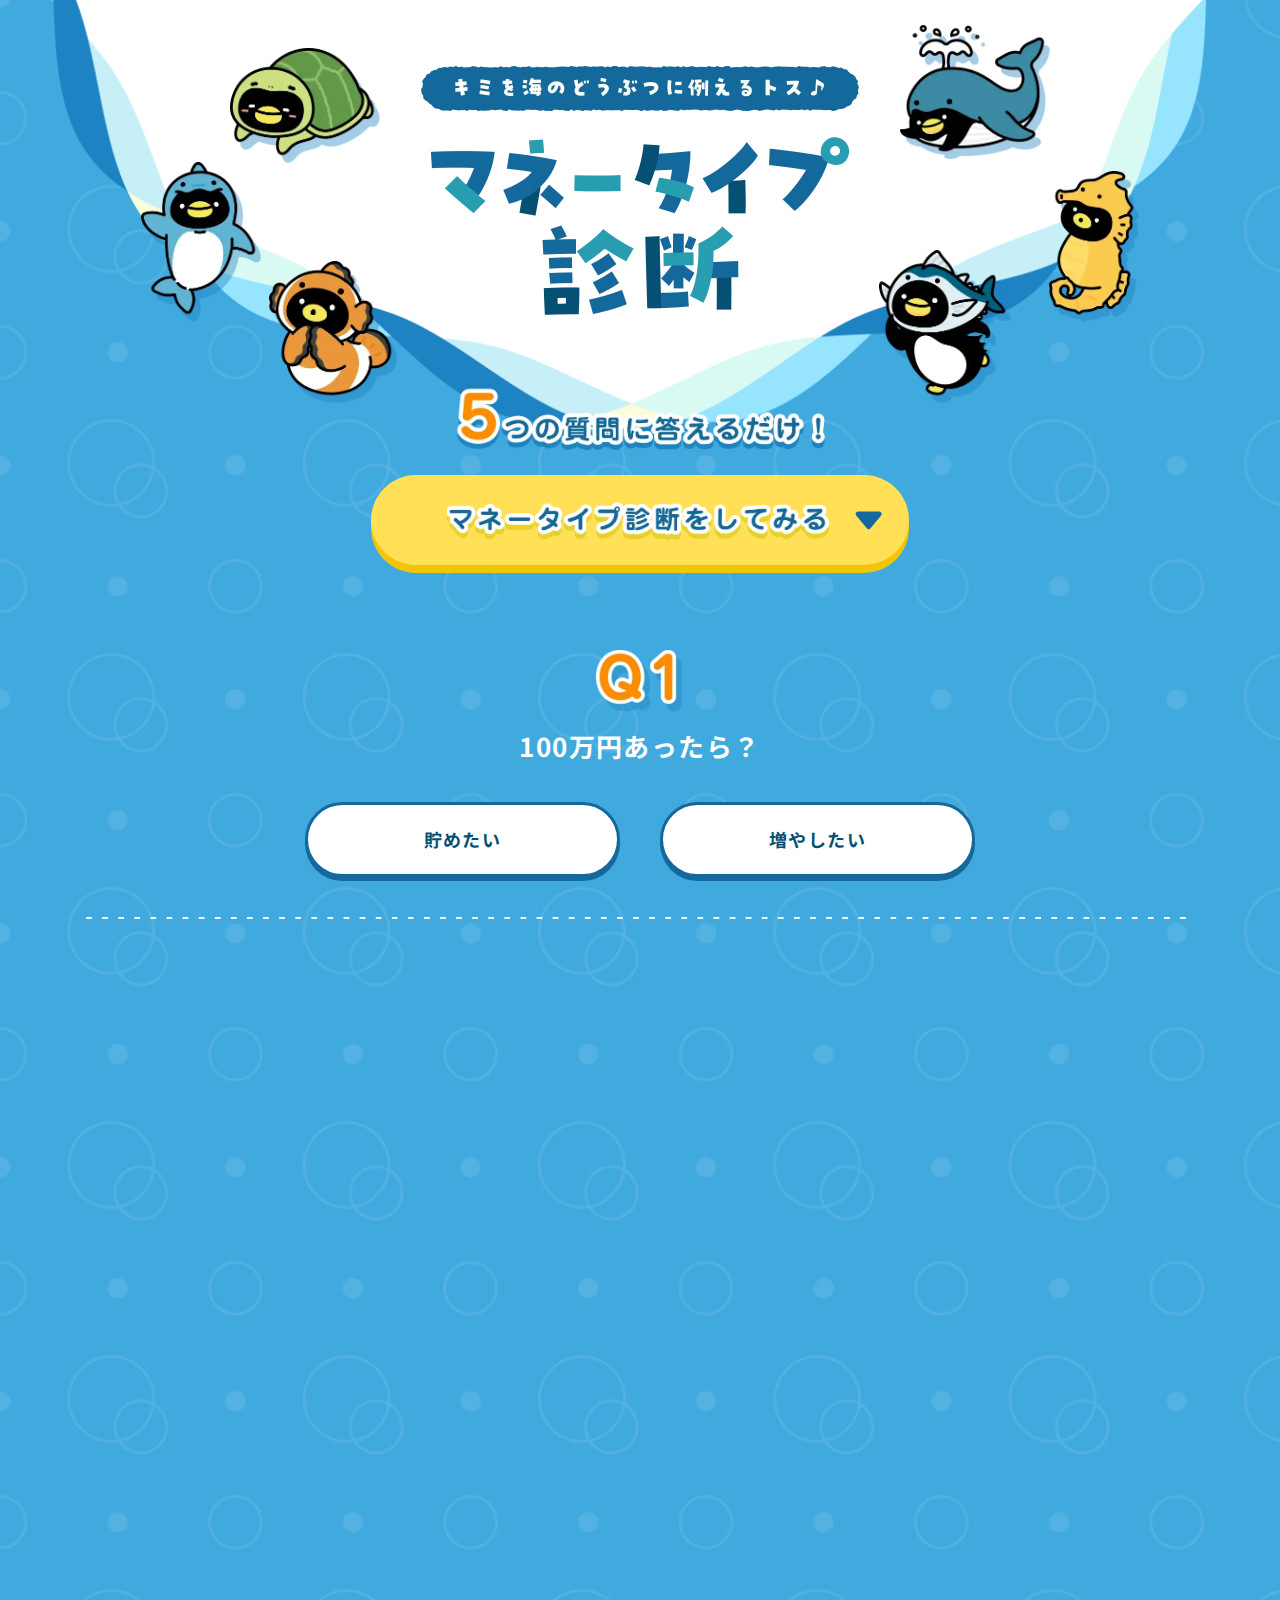
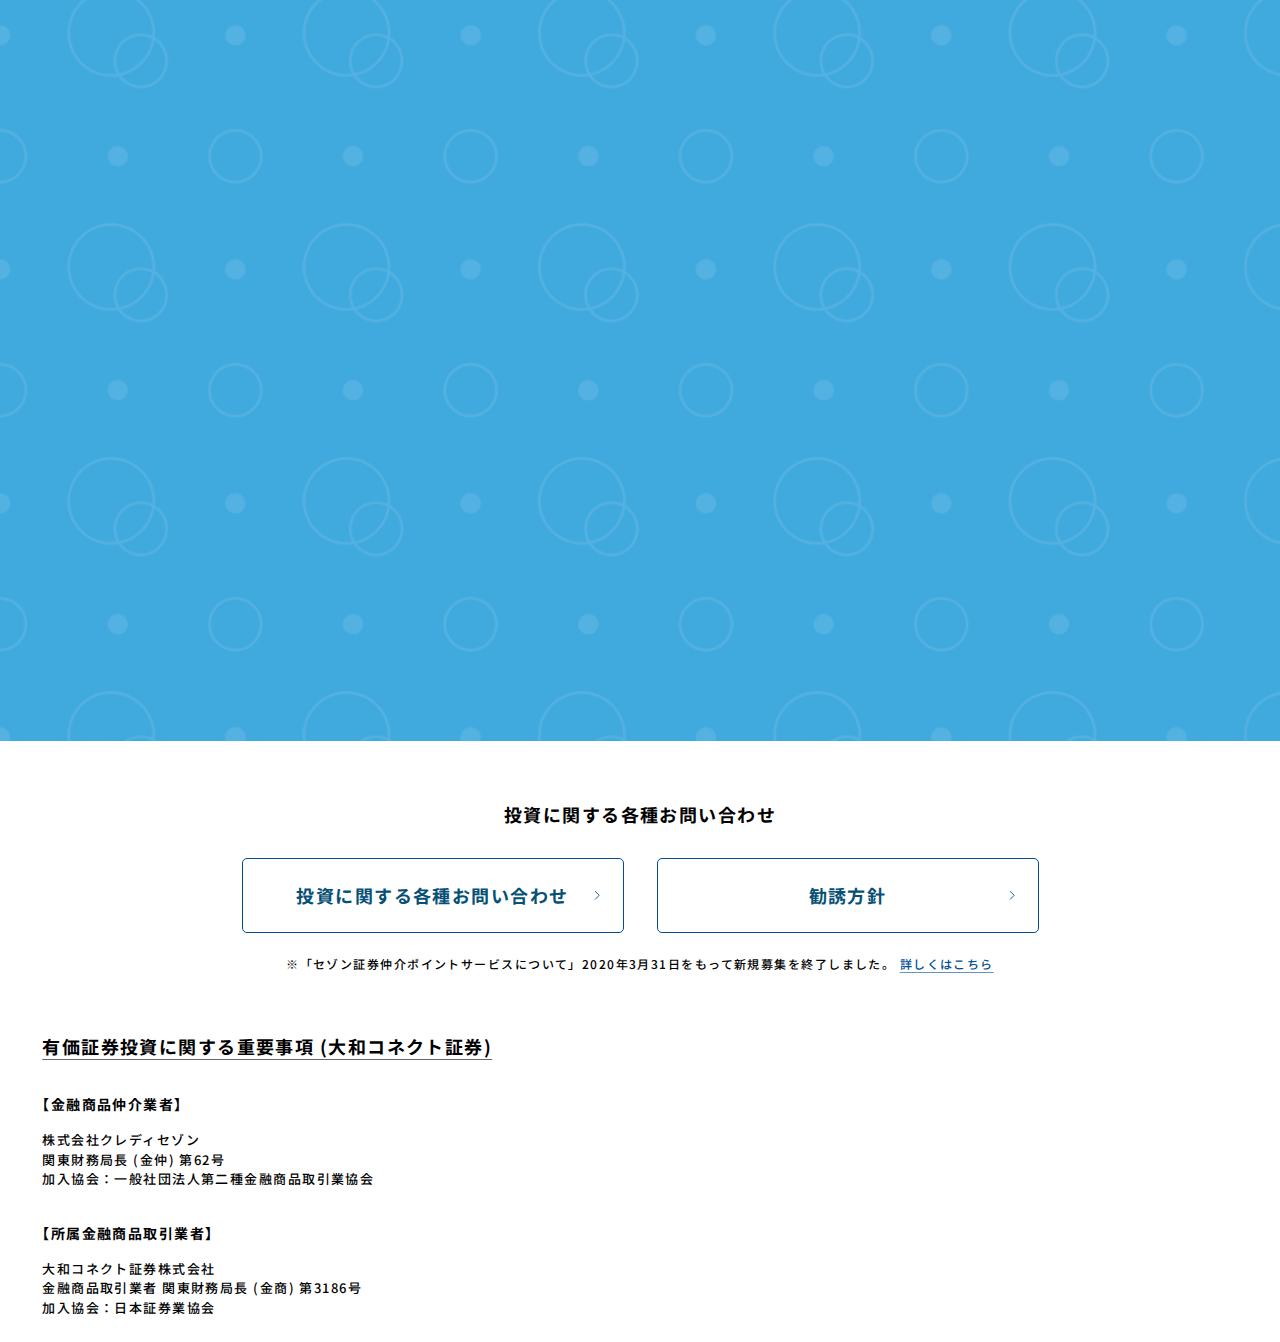
<file: index.html>
<!doctype html>
<html lang="ja">
  <head>
    <meta charset="UTF-8" />
    <title>【マネータイプ診断】あなたにぴったりの、お金の貯め方・増やし方がわかる！｜ クレディセゾンが運営する初心者向けの資産形成情報サイト おかねのやさしいレシピ by saison card</title>
    <meta content="おかねのやさしいレシピ by saison card｜キミを海のどうぶつに例えるトス！5つの質問に答えるだけで、ペントスくんがあなたに合った、お金の貯め方・増やし方を教えてくれる！資産形成で将来に備えよう！" name="description" />
    <meta content="width=device-width,initial-scale=1" name="viewport" />
    <link href="https://okane-recipe.saisoncard.co.jp/lp/moneytype/" rel="canonical" />
    <!-- OGP -->
    <meta content="https://okane-recipe.saisoncard.co.jp/lp/moneytype/" property="og:url" />
    <meta content="おかねのやさしいレシピ by saison card｜キミを海のどうぶつに例えるトス！5つの質問に答えるだけで、ペントスくんがあなたに合った、お金の貯め方・増やし方を教えてくれる！資産形成で将来に備えよう！" property="og:description" />
    <meta content="おかねのやさしいレシピ by saison card" property="og:site_name" />
    <meta content="【マネータイプ診断】あなたにぴったりの、お金の貯め方・増やし方がわかる！｜ クレディセゾンが運営する初心者向けの資産形成情報サイト おかねのやさしいレシピ by saison card" property="og:title" />
    <meta content="website" property="og:type" />
    <meta content="images/og-image.png" property="og:image" />
    <meta content="ja_JP" property="og:locale" />
    <!-- favicon -->
    <link rel="shortcut icon" href="images/favicon.ico" />
    <link rel="icon" type="image/webp" sizes="32x32" href="images/favicon.webp" />
    <link rel="apple-touch-icon" sizes="180x180" href="images/apple-touch-icon.png" />
    <link rel="icon" type="image/png" sizes="192x192" href="images/android-icon.png" />
    <!-- css/js -->
    <link rel="preconnect" href="https://fonts.googleapis.com" />
    <link rel="preconnect" href="https://fonts.gstatic.com" crossorigin />
    <link rel="preload" as="style" fetchpriority="high" href="https://fonts.googleapis.com/css2?family=Noto+Sans+JP:wght@400;500;700&display=swap" />
    <link rel="stylesheet" href="https://fonts.googleapis.com/css2?family=Noto+Sans+JP:wght@400;500;700&display=swap" media="print" onload="this.media='all'" />
  <link href="style.css" rel="stylesheet"></head>
  <body>
    <main class="l-main">
      <section class="l-mv">
        <div class="l-mv__inner">
          <div class="l-mv__title-wrapper js-fade">
            <p class="l-mv__sub-title"><img src="images/mv-sub-title.webp" alt="キミを海のどうぶつに例えるトス♪" /></p>
            <h1 class="l-mv__title"><img src="images/mv-title.webp" alt="マネータイプ診断" /></h1>
          </div>
          <figure class="l-mv__icon l-mv__icon--umigame js-fade-up animation-delay-normal"><img src="images/umigame.webp" alt="ウミガメのイラスト" /></figure>
          <figure class="l-mv__icon l-mv__icon--iruka js-fade-up animation-delay-normal"><img src="images/iruka.webp" alt="イルカのイラスト" /></figure>
          <figure class="l-mv__icon l-mv__icon--kumanomi js-fade-up animation-delay-normal"><img src="images/kumanomi.webp" alt="クマノミのイラスト" /></figure>
          <figure class="l-mv__icon l-mv__icon--maguro js-fade-up animation-delay-normal"><img src="images/maguro.webp" alt="マグロのイラスト" /></figure>
          <figure class="l-mv__icon l-mv__icon--tatsunootoshigo js-fade-up animation-delay-normal"><img src="images/tatsunootoshigo.webp" alt="タツノオトシゴのイラスト" /></figure>
          <figure class="l-mv__icon l-mv__icon--kujira js-fade-up animation-delay-normal"><img src="images/kujira.webp" alt="クジラのイラスト" /></figure>
        </div>
      </section>
      <div class="l-intro js-fade animation-delay-slow">
        <p class="l-intro__text"><img src="images/intro.webp" alt="５つの質問に答えるだけ！" /></p>
        <a href="#question" class="c-full-button">
          <p class="c-full-button__text"><img src="images/start-button-text.webp" alt="マネータイプ診断をしてみる" /></p>
        </a>
      </div>

      <div id="question" class="l-question-wrapper">
        <section class="l-question js-fade-up">
          <h2 class="l-question__title l-question__title--one" aria-hidden="true">100万円あったら？</h2>
          <div class="l-question__select" role="group" aria-label="質問1 100万円あったら？">
            <button type="button" id="0001" class="c-button" aria-label="貯めたい" data-point="15">貯めたい</button>
            <button type="button" id="0002" class="c-button" aria-label="増やしたい" data-point="0">増やしたい</button>
          </div>
        </section>
        <section class="l-question js-fade-up">
          <h2 class="l-question__title l-question__title--two" aria-hidden="true">好物は？</h2>
          <div class="l-question__select" role="group" aria-label="質問2 好物は？">
            <button type="button" id="0003" class="c-button" aria-label="最初に食べる" data-point="5">最初に食べる</button>
            <button type="button" id="0004" class="c-button" aria-label="最後までとっておく" data-point="0">最後までとっておく</button>
          </div>
        </section>
        <section class="l-question js-fade-up">
          <h2 class="l-question__title l-question__title--three" aria-hidden="true">投資と聞くと？</h2>
          <div class="l-question__select" role="group" aria-label="質問3 投資と聞くと？">
            <button type="button" id="0005" class="c-button" aria-label="やる気になる" data-point="10">やる気になる</button>
            <button type="button" id="0006" class="c-button" aria-label="ちょっと怖い" data-point="0">ちょっと怖い</button>
          </div>
        </section>
        <section class="l-question js-fade-up">
          <h2 class="l-question__title l-question__title--four" aria-hidden="true">マネーレベルを上げるには？</h2>
          <div class="l-question__select" role="group" aria-label="質問4 マネーレベルを上げるには？">
            <button type="button" id="0007" class="c-button" aria-label="実践が必要" data-point="15">実践が必要</button>
            <button type="button" id="0008" class="c-button" aria-label="勉強が必要" data-point="0">勉強が必要</button>
          </div>
        </section>
        <section class="l-question js-fade-up">
          <h2 class="l-question__title l-question__title--five" aria-hidden="true">普通といわれると？</h2>
          <div class="l-question__select" role="group" aria-label="質問5 普通といわれると？">
            <button type="button" id="0009" class="c-button" aria-label="ちょっと嫌" data-point="5">ちょっと嫌</button>
            <button type="button" id="0010" class="c-button" aria-label="安心する" data-point="0">安心する</button>
          </div>
        </section>
      </div>

      <div class="l-look l-look--triangle-hidden js-fade-up">
        <button type="button" class="c-full-button c-full-button--result c-full-button--result-disabled" disabled>
          <p class="c-full-button__text c-full-button__text--result"><img src="images/result-button-text-off.webp" alt="診断結果を見る" /></p>
        </button>
        <button type="button" id="0011" class="c-full-button c-full-button--result c-full-button--result-on c-full-button--hidden">
          <p class="c-full-button__text c-full-button__text--result"><img src="images/result-button-text.webp" alt="診断結果を見る" /></p>
        </button>
      </div>

      <div class="l-loading l-loading--hidden"><img src="images/loading.gif" alt="ローディングアイコン" /></div>

      <div class="l-result-wrapper">
        <section id="resultTatsunootoshigo" class="l-result l-result--hidden">
          <div class="l-result__header">
            <div class="l-result__contents">
              <h2 class="l-result__title"><img src="images/tatsunootoshigo-type.webp" alt="キミのマネータイプはタツノオトシゴさんトス！" /></h2>
              <p class="l-result__description">タツノオトシゴさんタイプは、とっても謙虚であまり目立つことが好きじゃないトスね。でもいつもおだやかでやさしいから実は隠れた人気者、ってことが多いトスよ！</p>
            </div>
            <div class="l-result__image"><img src="images/tatsunootoshigo.webp" alt="タツノオトシゴのイラスト" /></div>
          </div>
          <ul class="l-result__list">
            <li class="l-result__list-item l-result__list-item--orange">
              <p class="l-result__item-title l-result__item-title--orange">良いところ</p>
              <p class="l-result__item-text">一歩一歩確実に進むのが得意なので、一途で思慮深いといわれているトス。将来のために計画的に貯蓄を進めるのが得意トス！</p>
            </li>
            <li class="l-result__list-item l-result__list-item--blue">
              <p class="l-result__item-title l-result__item-title--blue">気をつけてみてね</p>
              <p class="l-result__item-text">あんまり大きな目標ばかりを掲げると、今を楽しむことを忘れてしまうトス。達成しやすい目標も認定して、バランスよくがんばることも大切トス！</p>
            </li>
          </ul>
          <div class="l-result__point">
            <h3 class="l-result__point-title"><img src="images/point-text.webp" alt="お金の貯め方・増やし方ポイント" /></h3>
            <div class="l-result__point-image"><img src="images/point-pentos.webp" alt="ペンギンのキャラクターのペントスのイラスト" /></div>
            <p class="l-result__point-description">計画を立てることが得意トスね！NISAなどの長期投資に1番向いているトス。リスクを分散しながら資産を増やす王道パターンを狙うトス！</p>
          </div>
          <section class="l-result__consult">
            <h3 class="l-result__consult-title"><img src="images/money-plan-text.webp" alt="マネープランに迷ったら、プロに相談してみるトス！" /></h3>
            <p class="l-result__consult-description">
              お金の貯め方増やし方を
              <br />
              FPに何度でも無料で相談できる
            </p>
            <a href="https://okane-recipe.saisoncard.co.jp/manenavi/" class="c-full-button c-full-button--consult">
              <p class="c-full-button__text c-full-button__text--consult"><img src="images/saison-nav-text.webp" alt="セゾンのマネナビ" /></p>
            </a>
            <div class="l-result__consult-images"><img src="images/right-pentos.webp" alt="ペンギンのキャラクターのペントスが手を上げているイラスト" class="l-result__consult-image--right" /></div>
          </section>
        </section>

        <section id="resultKumanomi" class="l-result l-result--hidden">
          <div class="l-result__header">
            <div class="l-result__contents">
              <h2 class="l-result__title"><img src="images/kumanomi-type.webp" alt="キミのマネータイプはクマノミさんトス！" /></h2>
              <p class="l-result__description">熱帯のアイドル・クマノミさんタイプは、かわいいものに目がないトス！毎日をゆったり優雅に過ごしたい願望がある”愛される天才”トス！</p>
            </div>
            <div class="l-result__image"><img src="images/kumanomi.webp" alt="クマノミのイラスト" /></div>
          </div>
          <ul class="l-result__list">
            <li class="l-result__list-item l-result__list-item--orange">
              <p class="l-result__item-title l-result__item-title--orange">良いところ</p>
              <p class="l-result__item-text">小さな幸せを見つけるのが得意だから、500円玉貯金で目標達成！なんてできると理想的トスね。貯めたお金はきっと大切に使えるはずトス～！楽しみトスね♪</p>
            </li>
            <li class="l-result__list-item l-result__list-item--blue">
              <p class="l-result__item-title l-result__item-title--blue">気をつけてみてね</p>
              <p class="l-result__item-text">ちょっと臆病な一面があるトスね。慎重なことはとってもいいトスけど、今の世の中は厳しいことも多い…いつでも挑戦心も忘れないでほしいトス。</p>
            </li>
          </ul>
          <div class="l-result__point">
            <h3 class="l-result__point-title"><img src="images/point-text.webp" alt="お金の貯め方・増やし方ポイント" /></h3>
            <div class="l-result__point-image"><img src="images/point-pentos.webp" alt="ペンギンのキャラクターのペントスのイラスト" /></div>
            <p class="l-result__point-description">お金の動きが目に見えてわかることがモチベーションになるタイプトス！シンプルな使い勝手のサービスで投資やポイ活に挑戦して自分にあったマネーライフを見つけるトス！</p>
          </div>
          <section class="l-result__consult">
            <h3 class="l-result__consult-title"><img src="images/investment-services-text.webp" alt="キミにオススメの投資サービスを 紹介するトス！" /></h3>
            <p class="l-result__consult-description">
              スマホでラクラク♪
              <br />
              好奇心くすぐる商品ラインアップ！
            </p>
            <a href="https://okane-recipe.saisoncard.co.jp/lp/connect/cp202407" class="c-full-button c-full-button--consult">
              <p class="c-full-button__text c-full-button__text--consult"><img src="images/daiwa-text.webp" alt="大和コネクト証券" /></p>
            </a>
            <div class="l-result__consult-images"><img src="images/right-pentos.webp" alt="ペンギンのキャラクターのペントスが手を上げているイラスト" class="l-result__consult-image--right" /></div>
          </section>
        </section>

        <section id="resultUmigame" class="l-result l-result--hidden">
          <div class="l-result__header">
            <div class="l-result__contents">
              <h2 class="l-result__title"><img src="images/umigame-type.webp" alt="キミのマネータイプはウミガメさんトス！" /></h2>
              <p class="l-result__description">知的でおおらかなウミガメさんタイプ。実は意外とアクティブな人が多いみたいトス！堂々としていていつもかっこいいオラの憧れトス！</p>
            </div>
            <div class="l-result__image"><img src="images/umigame.webp" alt="ウミガメのイラスト" /></div>
          </div>
          <ul class="l-result__list">
            <li class="l-result__list-item l-result__list-item--orange">
              <p class="l-result__item-title l-result__item-title--orange">良いところ</p>
              <p class="l-result__item-text">ひろーい海を悠々自適に泳いでいくように、人の意見に左右されたり目先の損得だけで判断しない芯の強さがあるトス！ながーい人生を考えたマネープランを立てる力を持ってるはずトス。</p>
            </li>
            <li class="l-result__list-item l-result__list-item--blue">
              <p class="l-result__item-title l-result__item-title--blue">気をつけてみてね</p>
              <p class="l-result__item-text">とってもおおらかな反面、勉強はそんなに好きじゃないトス。でも、広い海を泳ぐには知識をつけることも大切トス。（オラにいわれたくないか…）</p>
            </li>
          </ul>
          <div class="l-result__point">
            <h3 class="l-result__point-title"><img src="images/point-text.webp" alt="お金の貯め方・増やし方ポイント" /></h3>
            <div class="l-result__point-image"><img src="images/point-pentos.webp" alt="ペンギンのキャラクターのペントスのイラスト" /></div>
            <p class="l-result__point-description">小さなことに一喜一憂しないキミは投資家向きトスね。あれこれ手を出すよりも、毎月の投資金額を決めたら、あとはのんびりほったらかし…くらいがちょうどいいトス。じっくりお金を増やすことのほうがおすすめトス。</p>
          </div>
          <section class="l-result__consult">
            <h3 class="l-result__consult-title"><img src="images/money-plan-text.webp" alt="マネープランに迷ったら、プロに相談してみるトス！" /></h3>
            <p class="l-result__consult-description">
              お金の貯め方増やし方を
              <br />
              FPに何度でも無料で相談できる
            </p>
            <a href="https://okane-recipe.saisoncard.co.jp/manenavi/" class="c-full-button c-full-button--consult">
              <p class="c-full-button__text c-full-button__text--consult"><img src="images/saison-nav-text.webp" alt="セゾンのマネナビ" /></p>
            </a>
            <div class="l-result__consult-images"><img src="images/right-pentos.webp" alt="ペンギンのキャラクターのペントスが手を上げているイラスト" class="l-result__consult-image--right" /></div>
          </section>
        </section>

        <section id="resultIruka" class="l-result l-result--hidden">
          <div class="l-result__header">
            <div class="l-result__contents">
              <h2 class="l-result__title"><img src="images/iruka-type.webp" alt="キミのマネータイプはイルカさんトス！" /></h2>
              <p class="l-result__description">好奇心旺盛で、情報ツウが多いイルカさんタイプは、何事もバランスよくスマートにこなせる人トスね。誰もがうらやむ不動の海の人気者トス！</p>
            </div>
            <div class="l-result__image"><img src="images/iruka.webp" alt="イルカのイラスト" /></div>
          </div>
          <ul class="l-result__list">
            <li class="l-result__list-item l-result__list-item--orange">
              <p class="l-result__item-title l-result__item-title--orange">良いところ</p>
              <p class="l-result__item-text">「お金」にまつわる勉強も、無理のない範囲でしっかりできる力を持ってるトス。貯金も投資も、努力を見せない余裕が魅力トス～。</p>
            </li>
            <li class="l-result__list-item l-result__list-item--blue">
              <p class="l-result__item-title l-result__item-title--blue">気をつけてみてね</p>
              <p class="l-result__item-text">実は、意外とプライドが高い一面もあるトスね。頭では損得を考えながら、最後は気持ちの部分を優先しちゃう！なんてこともあるトスか…？</p>
            </li>
          </ul>
          <div class="l-result__point">
            <h3 class="l-result__point-title"><img src="images/point-text.webp" alt="お金の貯め方・増やし方ポイント" /></h3>
            <div class="l-result__point-image"><img src="images/point-pentos.webp" alt="ペンギンのキャラクターのペントスのイラスト" /></div>
            <p class="l-result__point-description">キミには「飽きない」ことが重要トス。節約も運用も、気になったらすぐにやってみるのがおすすめトス！米国株やETFなどちょっとずつ挑戦してみると、ぐんぐんレベルアップするトス！</p>
          </div>
          <section class="l-result__consult">
            <h3 class="l-result__consult-title"><img src="images/investment-services-text.webp" alt="キミにオススメの投資サービスを 紹介するトス！" /></h3>
            <p class="l-result__consult-description">
              スマホでラクラク♪
              <br />
              好奇心くすぐる商品ラインアップ！
            </p>
            <a href="https://okane-recipe.saisoncard.co.jp/lp/connect/cp202407" class="c-full-button c-full-button--consult">
              <p class="c-full-button__text c-full-button__text--consult"><img src="images/daiwa-text.webp" alt="大和コネクト証券" /></p>
            </a>
            <div class="l-result__consult-images"><img src="images/right-pentos.webp" alt="ペンギンのキャラクターのペントスが手を上げているイラスト" class="l-result__consult-image--right" /></div>
          </section>
        </section>

        <section id="resultKujira" class="l-result l-result--hidden">
          <div class="l-result__header">
            <div class="l-result__contents">
              <h2 class="l-result__title"><img src="images/kujira-type.webp" alt="キミのマネータイプはクジラさんトス！" /></h2>
              <p class="l-result__description">大きな夢と目標を持ち、家族や友人との時間も大切にできるキミは、クジラさんタイプトス！能力と人望にあふれる、まさに海の王様トス！</p>
            </div>
            <div class="l-result__image"><img src="images/kujira.webp" alt="クジラのイラスト" /></div>
          </div>
          <ul class="l-result__list">
            <li class="l-result__list-item l-result__list-item--orange">
              <p class="l-result__item-title l-result__item-title--orange">良いところ</p>
              <p class="l-result__item-text">逆境にも堂々と立ち向かうことができるトス。失敗を糧に進み続ける姿にあこがれる人がもいるはずトス。年齢や状況なんて関係なく成長し続けられる伸びしろ満点タイプトス！</p>
            </li>
            <li class="l-result__list-item l-result__list-item--blue">
              <p class="l-result__item-title l-result__item-title--blue">気をつけてみてね</p>
              <p class="l-result__item-text">どんな状況にも負けない懐の深さがキミの魅力…でも計画性も忘れないでほしいトス！しっかりとした計画を立てて、実行に移すことが成功への近道トス！</p>
            </li>
          </ul>
          <div class="l-result__point">
            <h3 class="l-result__point-title"><img src="images/point-text.webp" alt="お金の貯め方・増やし方ポイント" /></h3>
            <div class="l-result__point-image"><img src="images/point-pentos.webp" alt="ペンギンのキャラクターのペントスのイラスト" /></div>
            <p class="l-result__point-description">旅行やイベントを楽しみながら貯蓄も頑張りたいキミは、楽しいことを犠牲にするマネーライフは向かないトス。自分のこだわりにマッチする貯金や投資方法を見つけたら信じて気長に取り組むことがおすすめトス！</p>
          </div>
          <section class="l-result__consult">
            <h3 class="l-result__consult-title"><img src="images/money-plan-text.webp" alt="マネープランに迷ったら、プロに相談してみるトス！" /></h3>
            <p class="l-result__consult-description">
              お金の貯め方増やし方を
              <br />
              FPに何度でも無料で相談できる
            </p>
            <a href="https://okane-recipe.saisoncard.co.jp/manenavi/" class="c-full-button c-full-button--consult">
              <p class="c-full-button__text c-full-button__text--consult"><img src="images/saison-nav-text.webp" alt="セゾンのマネナビ" /></p>
            </a>
            <div class="l-result__consult-images"><img src="images/right-pentos.webp" alt="ペンギンのキャラクターのペントスが手を上げているイラスト" class="l-result__consult-image--right" /></div>
          </section>
        </section>

        <section id="resultMaguro" class="l-result l-result--hidden">
          <div class="l-result__header">
            <div class="l-result__contents">
              <h2 class="l-result__title"><img src="images/maguro-type.webp" alt="キミのマネータイプはマグロさんトス！" /></h2>
              <p class="l-result__description">持久力が強みのマグロさんタイプ。長期的な投資で成功を目指すのが得意トス！何事もその粘り強さが大きなリターンを生むトス！</p>
            </div>
            <div class="l-result__image"><img src="images/maguro.webp" alt="マグロのイラスト" /></div>
          </div>
          <ul class="l-result__list">
            <li class="l-result__list-item l-result__list-item--orange">
              <p class="l-result__item-title l-result__item-title--orange">良いところ</p>
              <p class="l-result__item-text">成功するまで頑張る！そんなガッツがカッコイイトス。投資経験も豊富でマネーリテラシーの高い人が多いのが特徴トス。どんどん新しい挑戦をしてほしいトス！</p>
            </li>
            <li class="l-result__list-item l-result__list-item--blue">
              <p class="l-result__item-title l-result__item-title--blue">気をつけてみてね</p>
              <p class="l-result__item-text">実はオラと一緒で、すこーし、浪費家の一面がある人が多いトス。思い切りがいい分、あとから後悔…なんてことも。無理をしないことが投資では大切トスよ！</p>
            </li>
          </ul>
          <div class="l-result__point">
            <h3 class="l-result__point-title"><img src="images/point-text.webp" alt="お金の貯め方・増やし方ポイント" /></h3>
            <div class="l-result__point-image"><img src="images/point-pentos.webp" alt="ペンギンのキャラクターのペントスのイラスト" /></div>
            <p class="l-result__point-description">マネー中上級者のキミはこれからはいろんな投資方法や情報を仕入れて、どんどんマネーレベルをアップしてほしいトス。単元未満株なんかも気軽でいいトスね。</p>
          </div>
          <section class="l-result__consult">
            <h3 class="l-result__consult-title"><img src="images/investment-services-text.webp" alt="キミにオススメの投資サービスを 紹介するトス！" /></h3>
            <p class="l-result__consult-description">
              スマホでラクラク♪
              <br />
              好奇心くすぐる商品ラインアップ！
            </p>
            <a href="https://okane-recipe.saisoncard.co.jp/lp/connect/cp202407" class="c-full-button c-full-button--consult">
              <p class="c-full-button__text c-full-button__text--consult"><img src="images/daiwa-text.webp" alt="大和コネクト証券" /></p>
            </a>
            <div class="l-result__consult-images"><img src="images/right-pentos.webp" alt="ペンギンのキャラクターのペントスが手を上げているイラスト" class="l-result__consult-image--right" /></div>
          </section>
        </section>

        <div class="l-sns l-sns--hidden">
          <p class="l-sns__text">お友達にシェアしてほしいトス！</p>
          <ul class="l-sns__list">
            <li class="l-sns__item">
              <a href="https://twitter.com/share?url=https://okane-recipe.saisoncard.co.jp/lp/moneytype/" target="_blank" rel="noopener"><img src="images/x-icon.webp" alt="Xのアイコン" /></a>
            </li>
            <li class="l-sns__item">
              <a href="https://line.me/R/msg/text/?Check%20this%20out!%20https://okane-recipe.saisoncard.co.jp/lp/moneytype/" target="_blank" rel="noopener"><img src="images/line-icon.webp" alt="LINEのアイコン" /></a>
            </li>
          </ul>
          <div class="l-retry">
            <button type="button" id="0012" class="c-button js-retry-button" aria-label="もう一度診断する">もう一度診断する</button>
          </div>
        </div>
      </div>

      <div class="l-footer-wrapper">
        <section class="l-contact">
          <div class="l-contact__inner">
            <h2 class="l-contact__title">投資に関する各種お問い合わせ</h2>
            <div class="l-contact__button-wrapper">
              <a href="https://okane-recipe.saisoncard.co.jp/asset/contact/" class="l-contact__button">投資に関する各種お問い合わせ</a>
              <a href="https://okane-recipe.saisoncard.co.jp/asset/invitation/" class="l-contact__button">勧誘方針</a>
            </div>
            <p class="l-contact__text">
              ※「セゾン証券仲介ポイントサービスについて」2020年3月31日をもって新規募集を終了しました。
              <a href="https://okane-recipe.saisoncard.co.jp/asset/saison-am-point/" class="l-contact__text-link">詳しくはこちら</a>
            </p>
          </div>
        </section>

        <section class="l-investment-info">
          <h2 class="l-investment-info__title">
            <a href="https://okane-recipe.saisoncard.co.jp/disclaimer/connect/" class="l-investment-info__link" target="_blank" rel="noopener">有価証券投資に関する重要事項 (大和コネクト証券)</a>
          </h2>
          <div class="l-investment-info__section">
            <h3 class="l-investment-info__subtitle">【金融商品仲介業者】</h3>
            <p class="l-investment-info__details">
              株式会社クレディセゾン
              <br />
              関東財務局長 (金仲) 第62号
              <br />
              加入協会：一般社団法人第二種金融商品取引業協会
            </p>
          </div>
          <div class="l-investment-info__section">
            <h3 class="l-investment-info__subtitle">【所属金融商品取引業者】</h3>
            <p class="l-investment-info__details">
              大和コネクト証券株式会社
              <br />
              金融商品取引業者 関東財務局長 (金商) 第3186号
              <br />
              加入協会：日本証券業協会
            </p>
          </div>
        </section>
      </div>
    </main>
  <script defer src="bundle.js"></script></body>
</html>
</file>
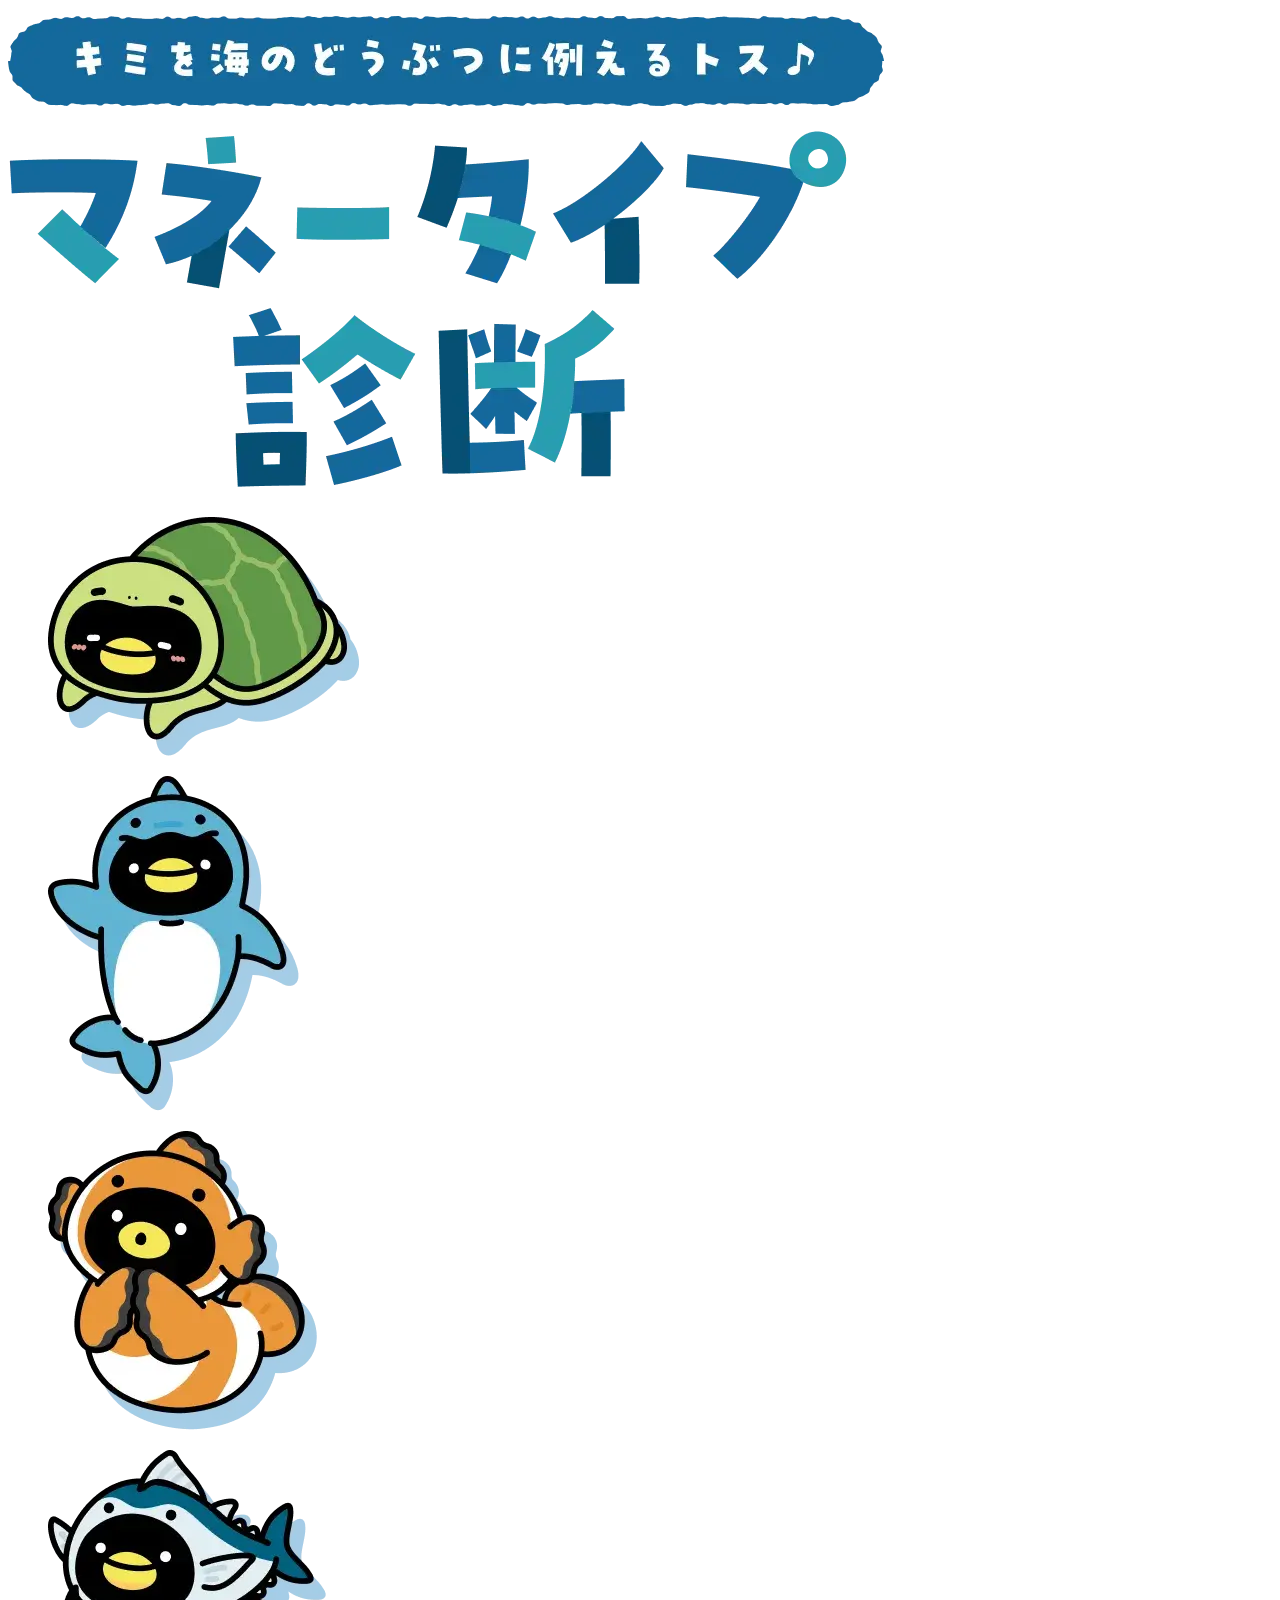
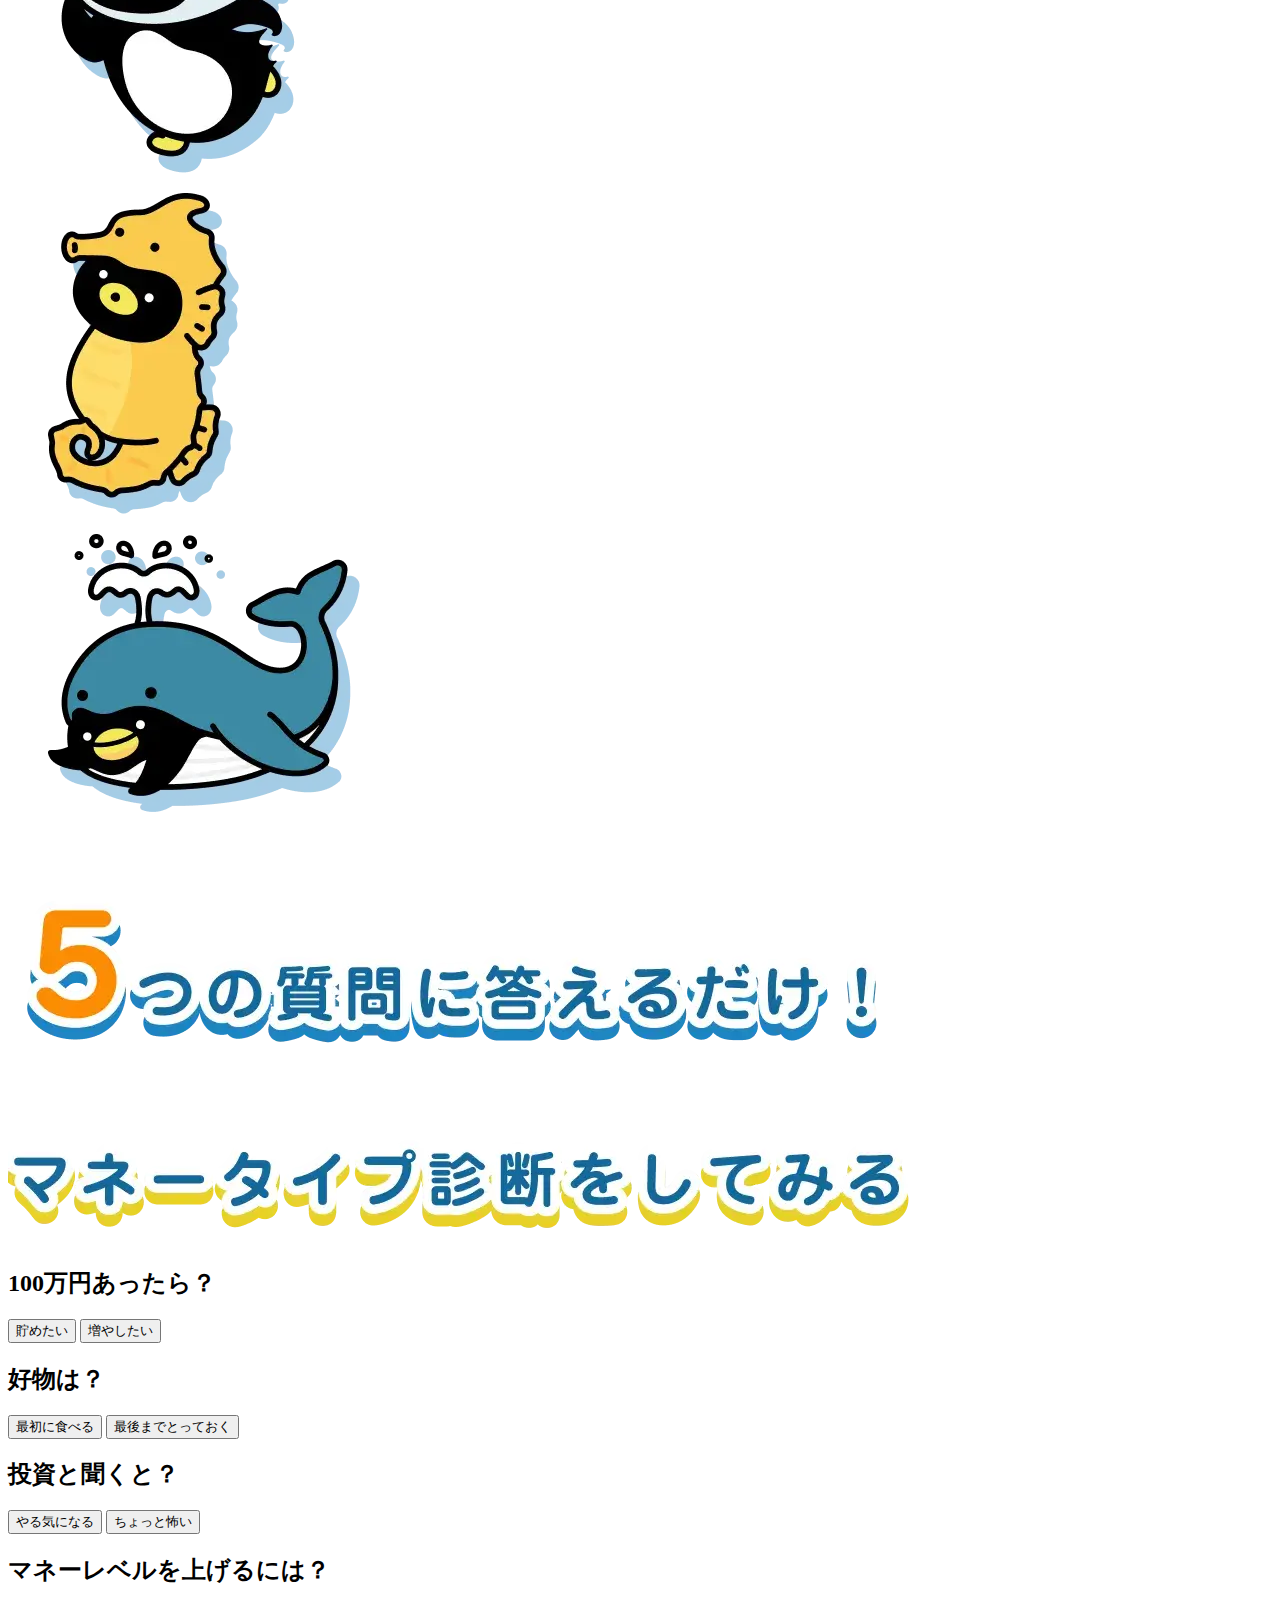
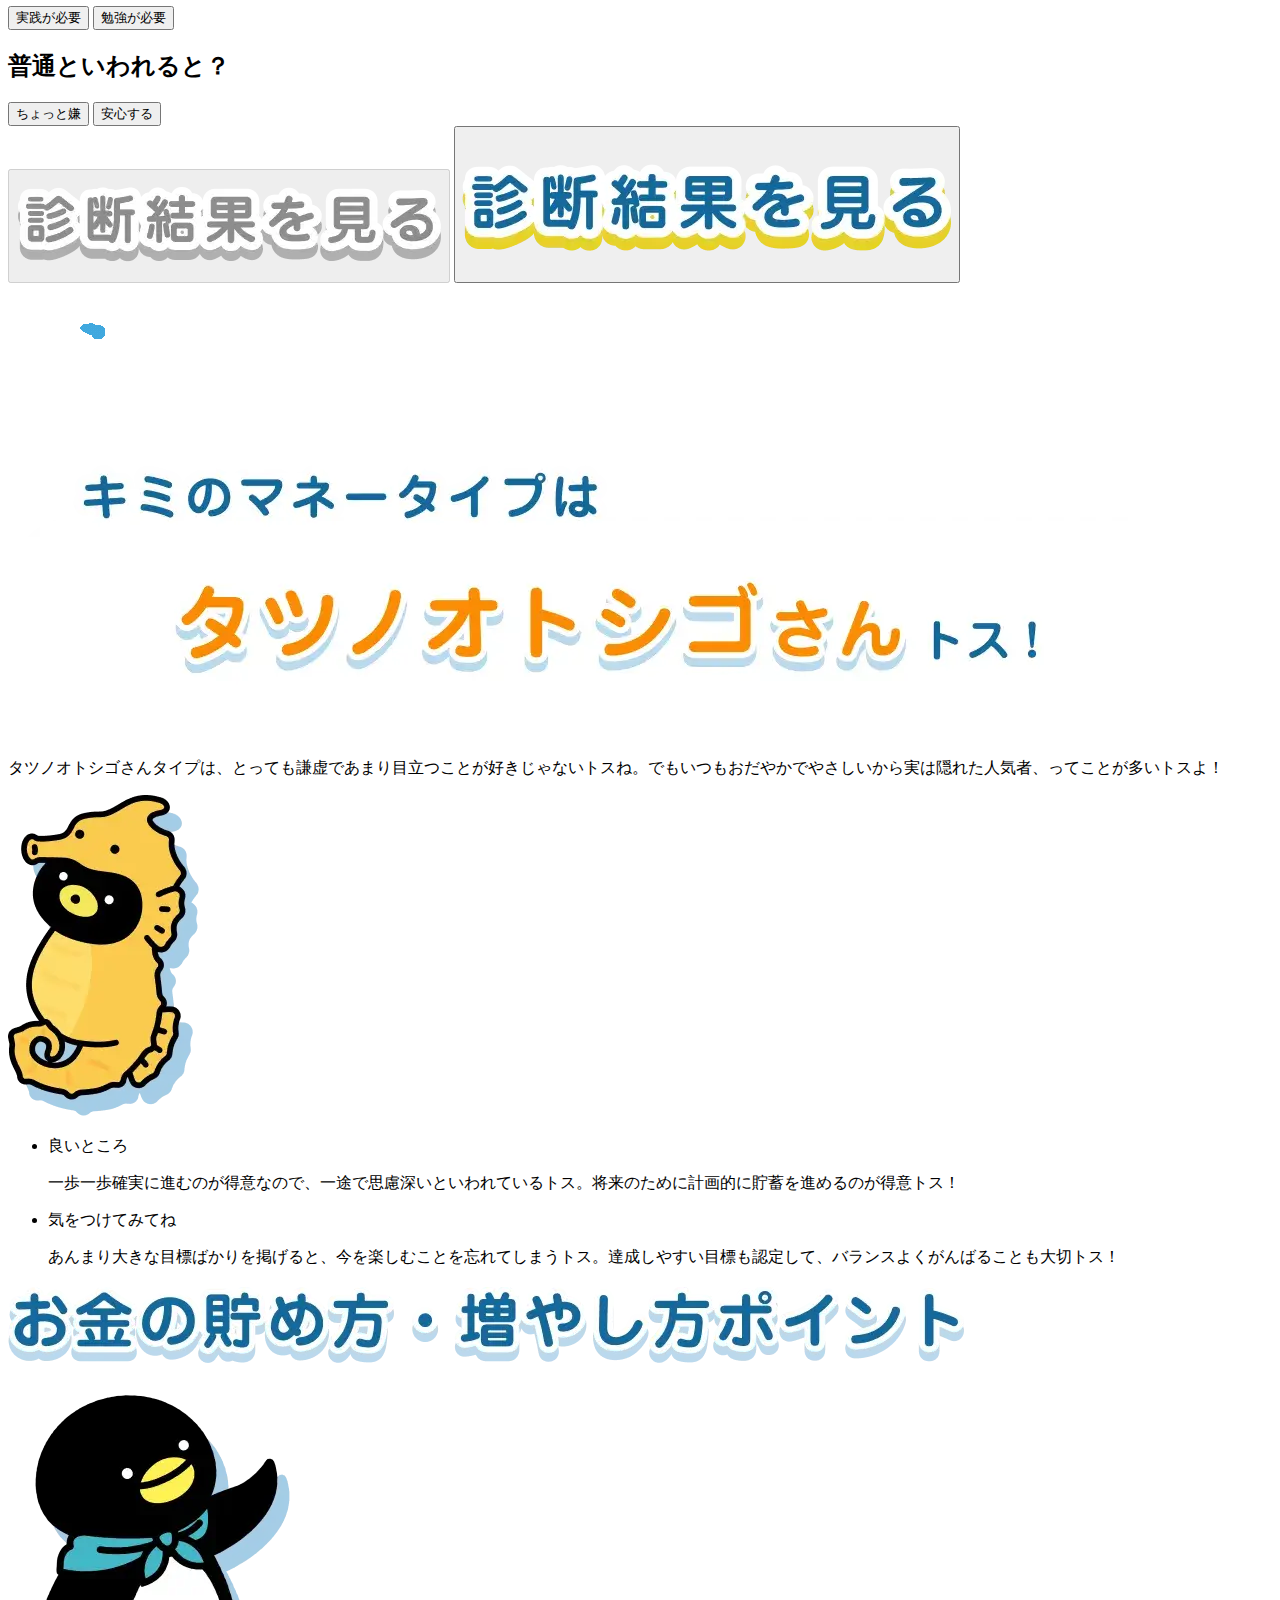
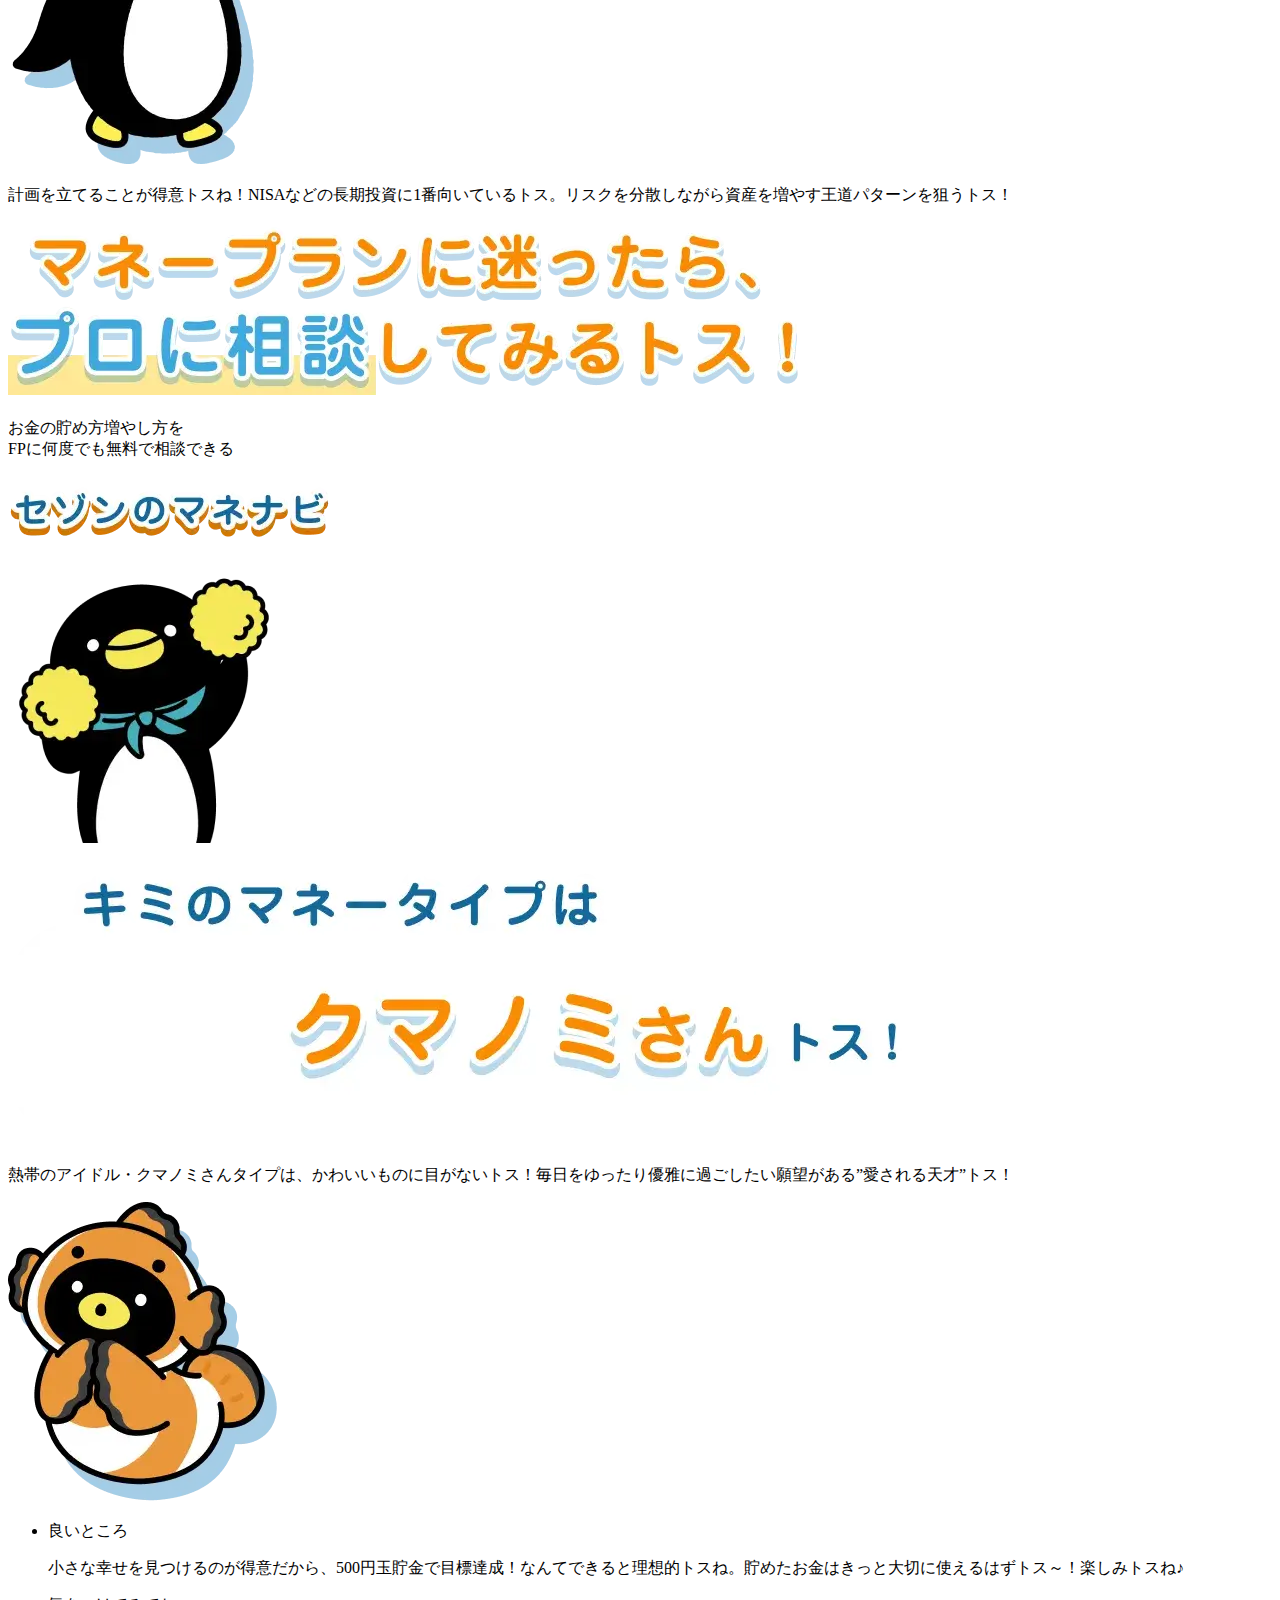
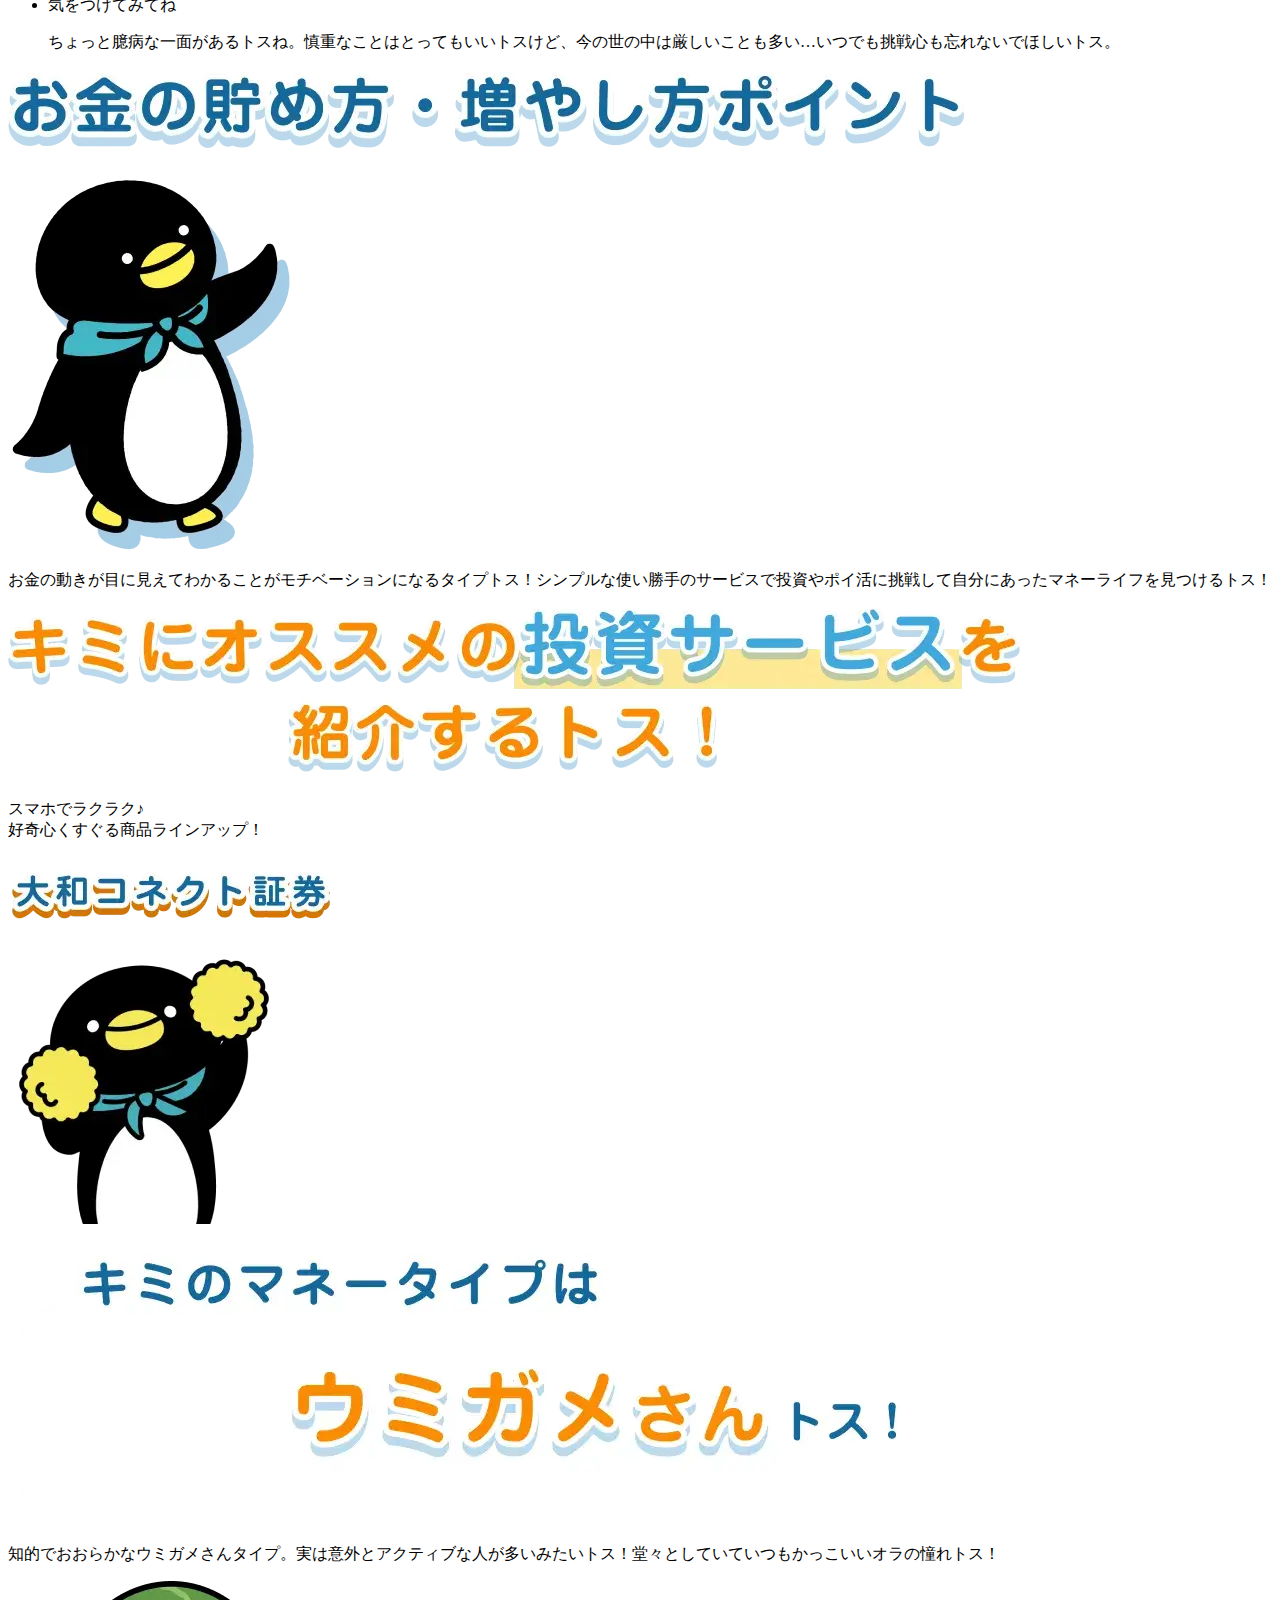
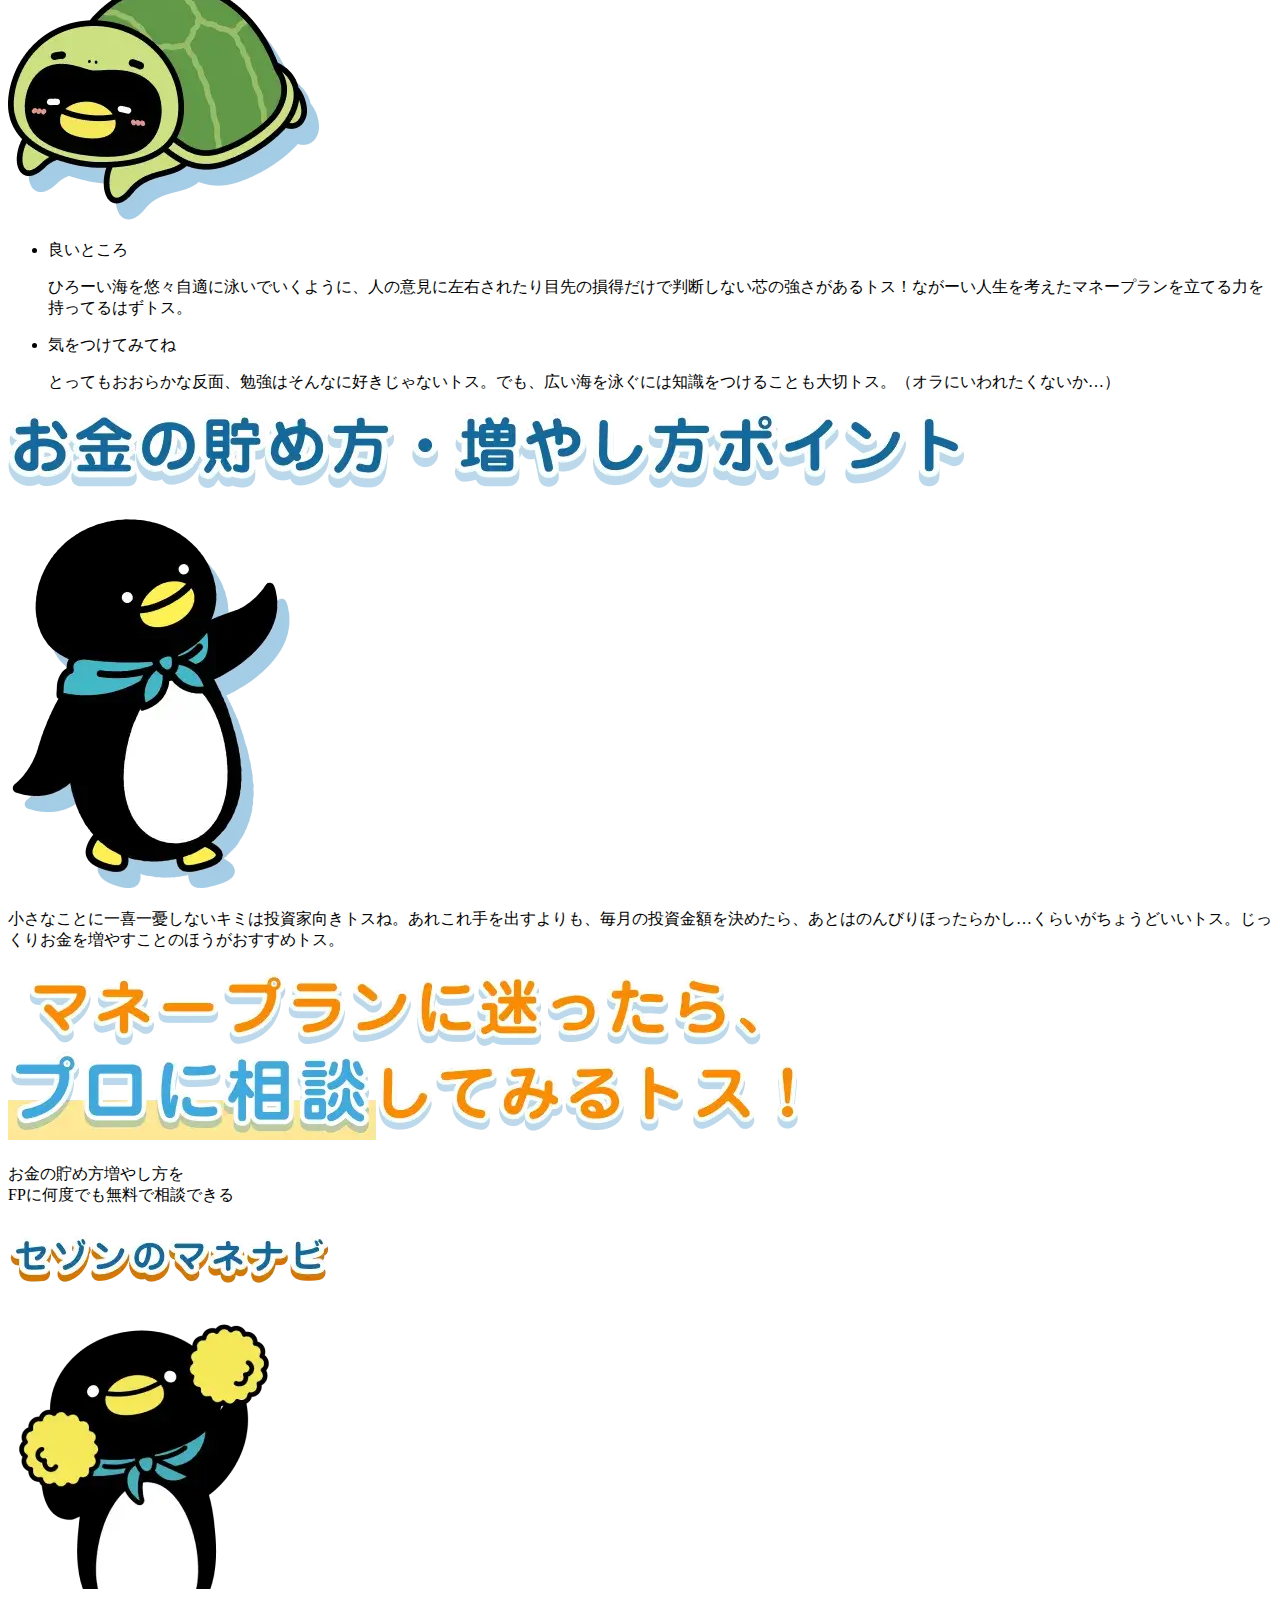
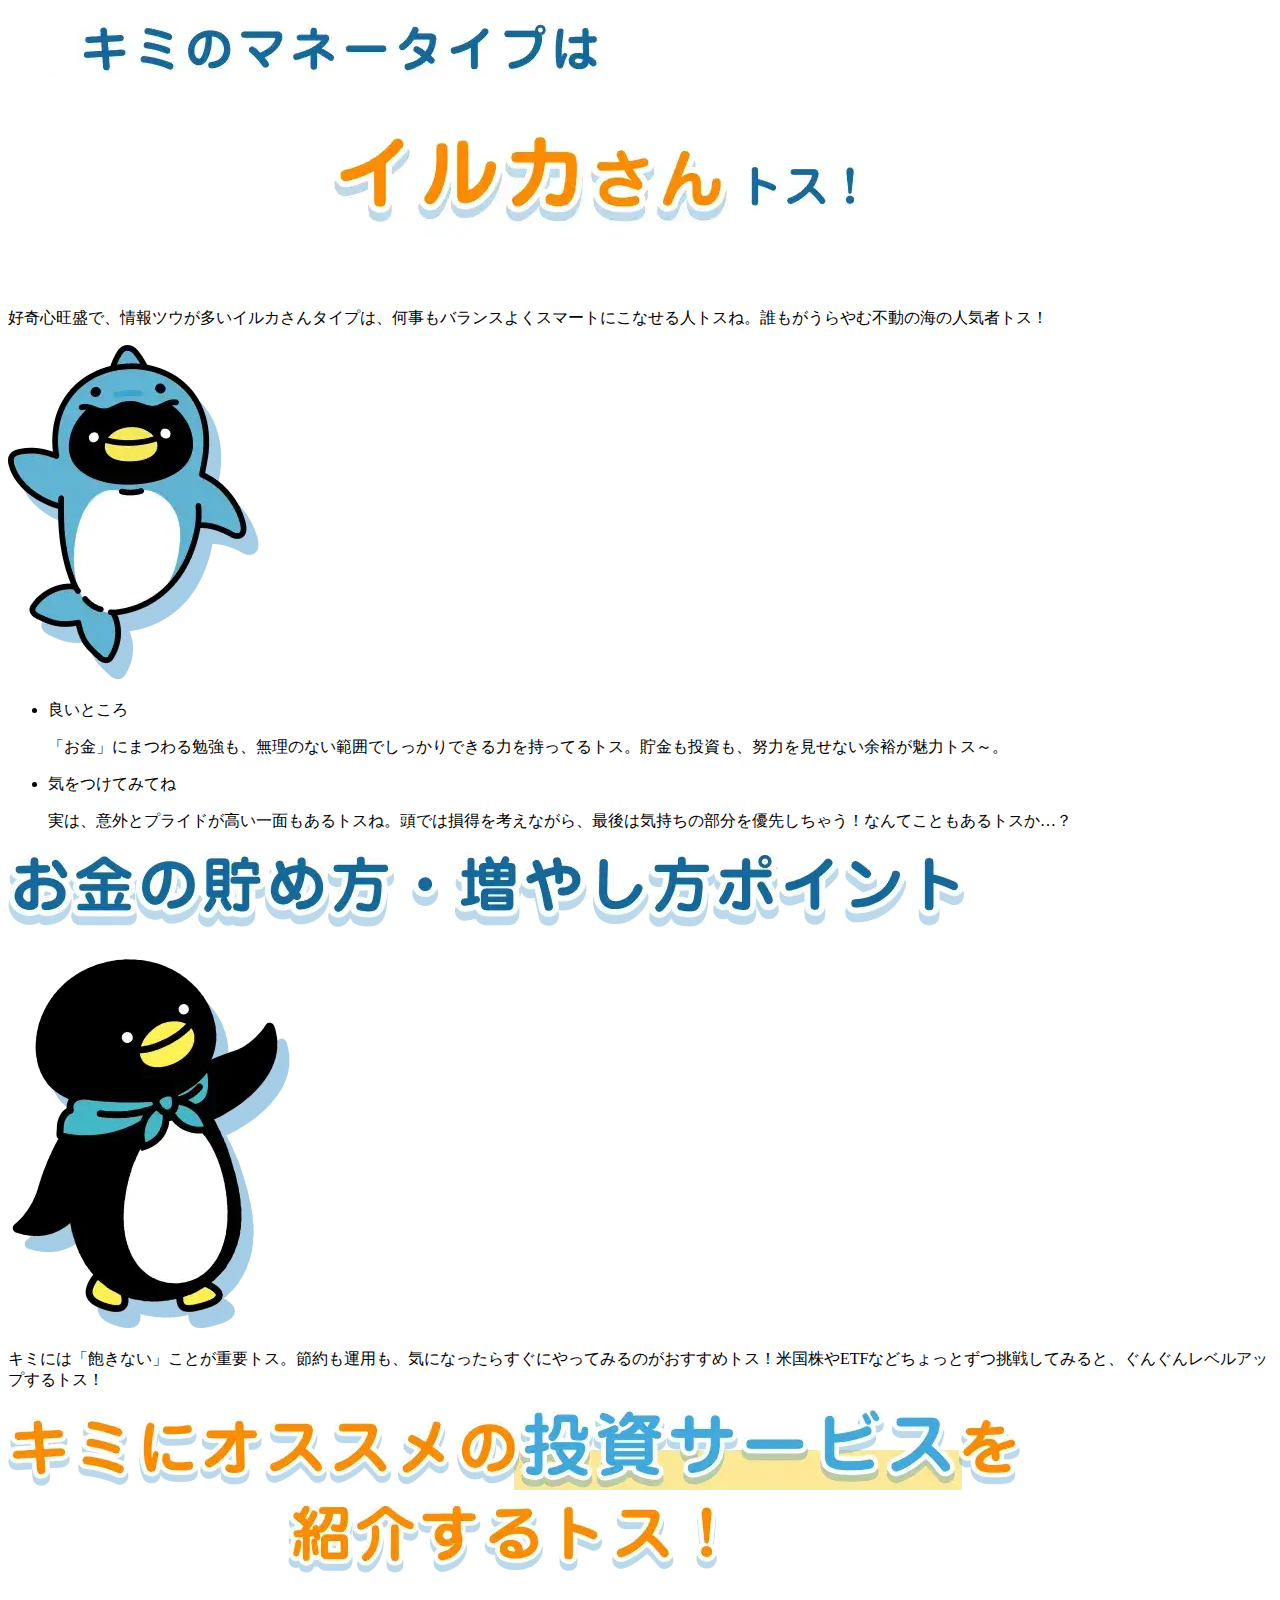
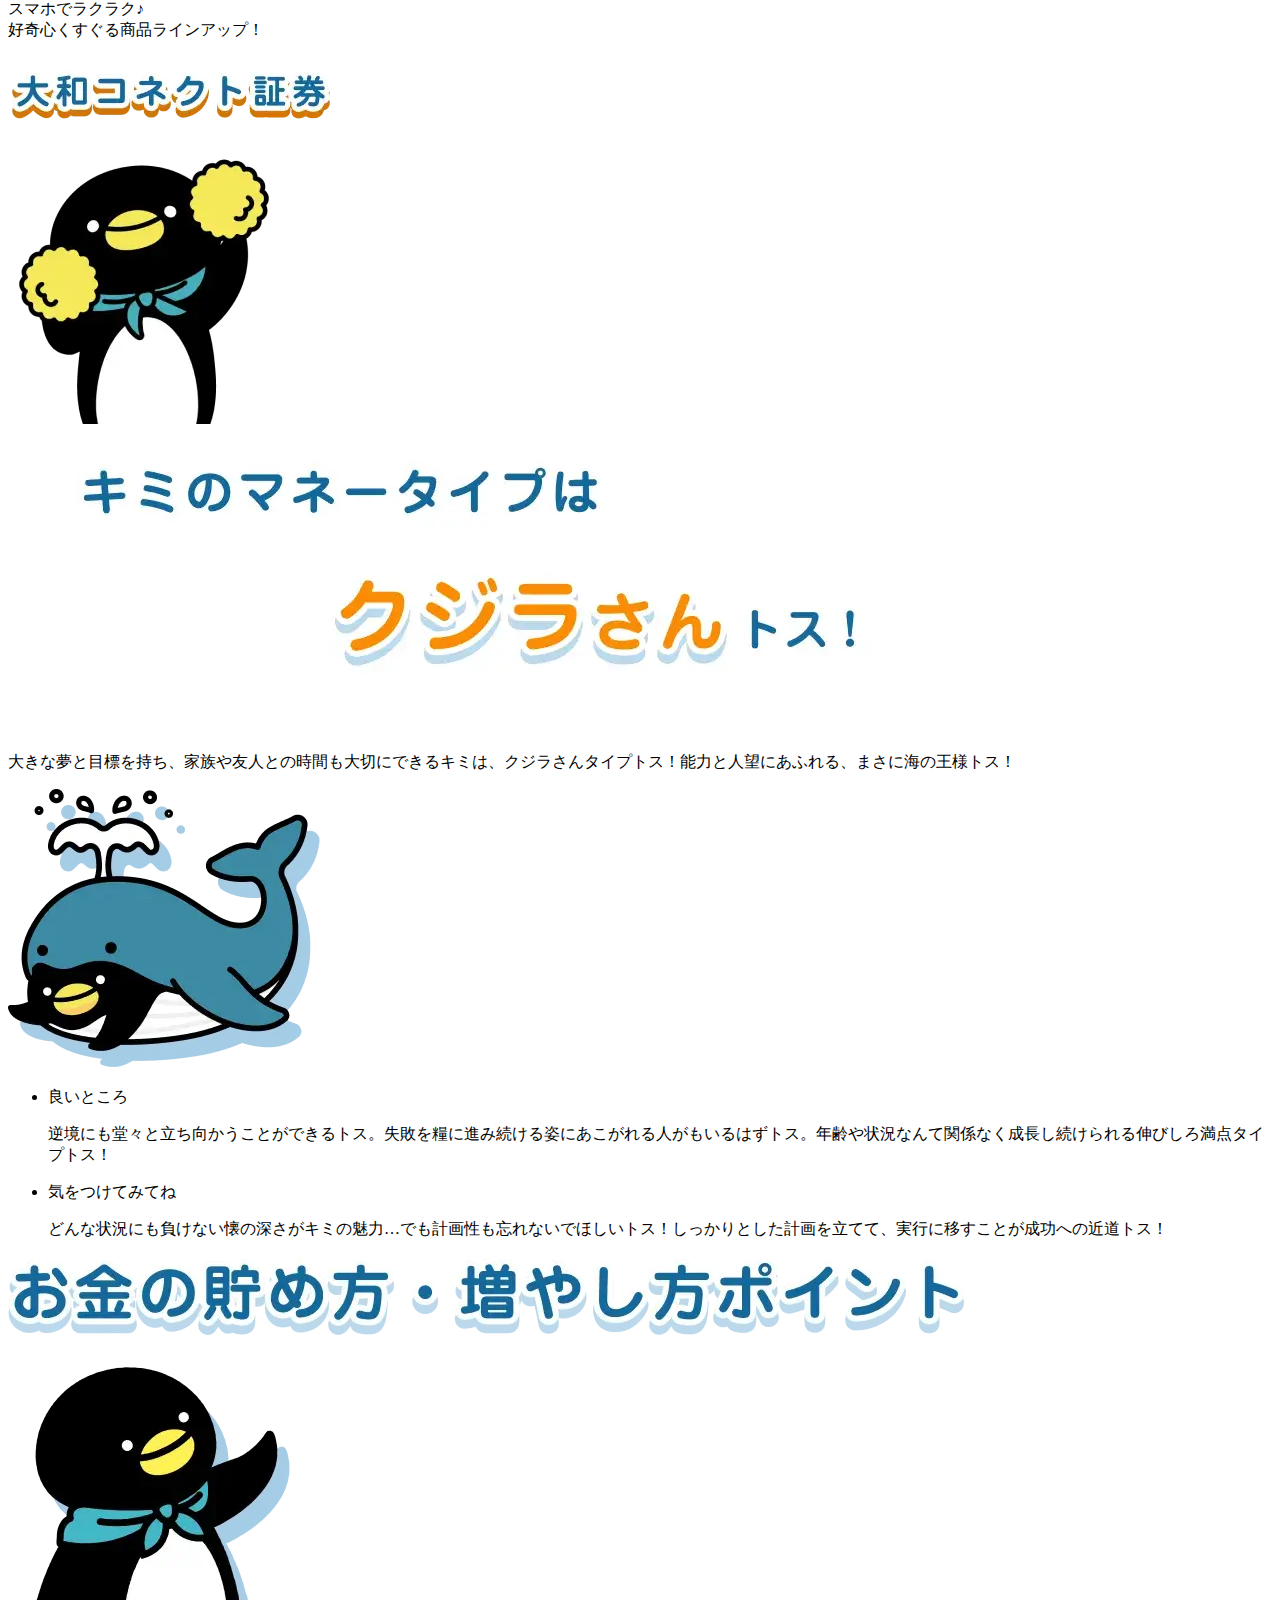
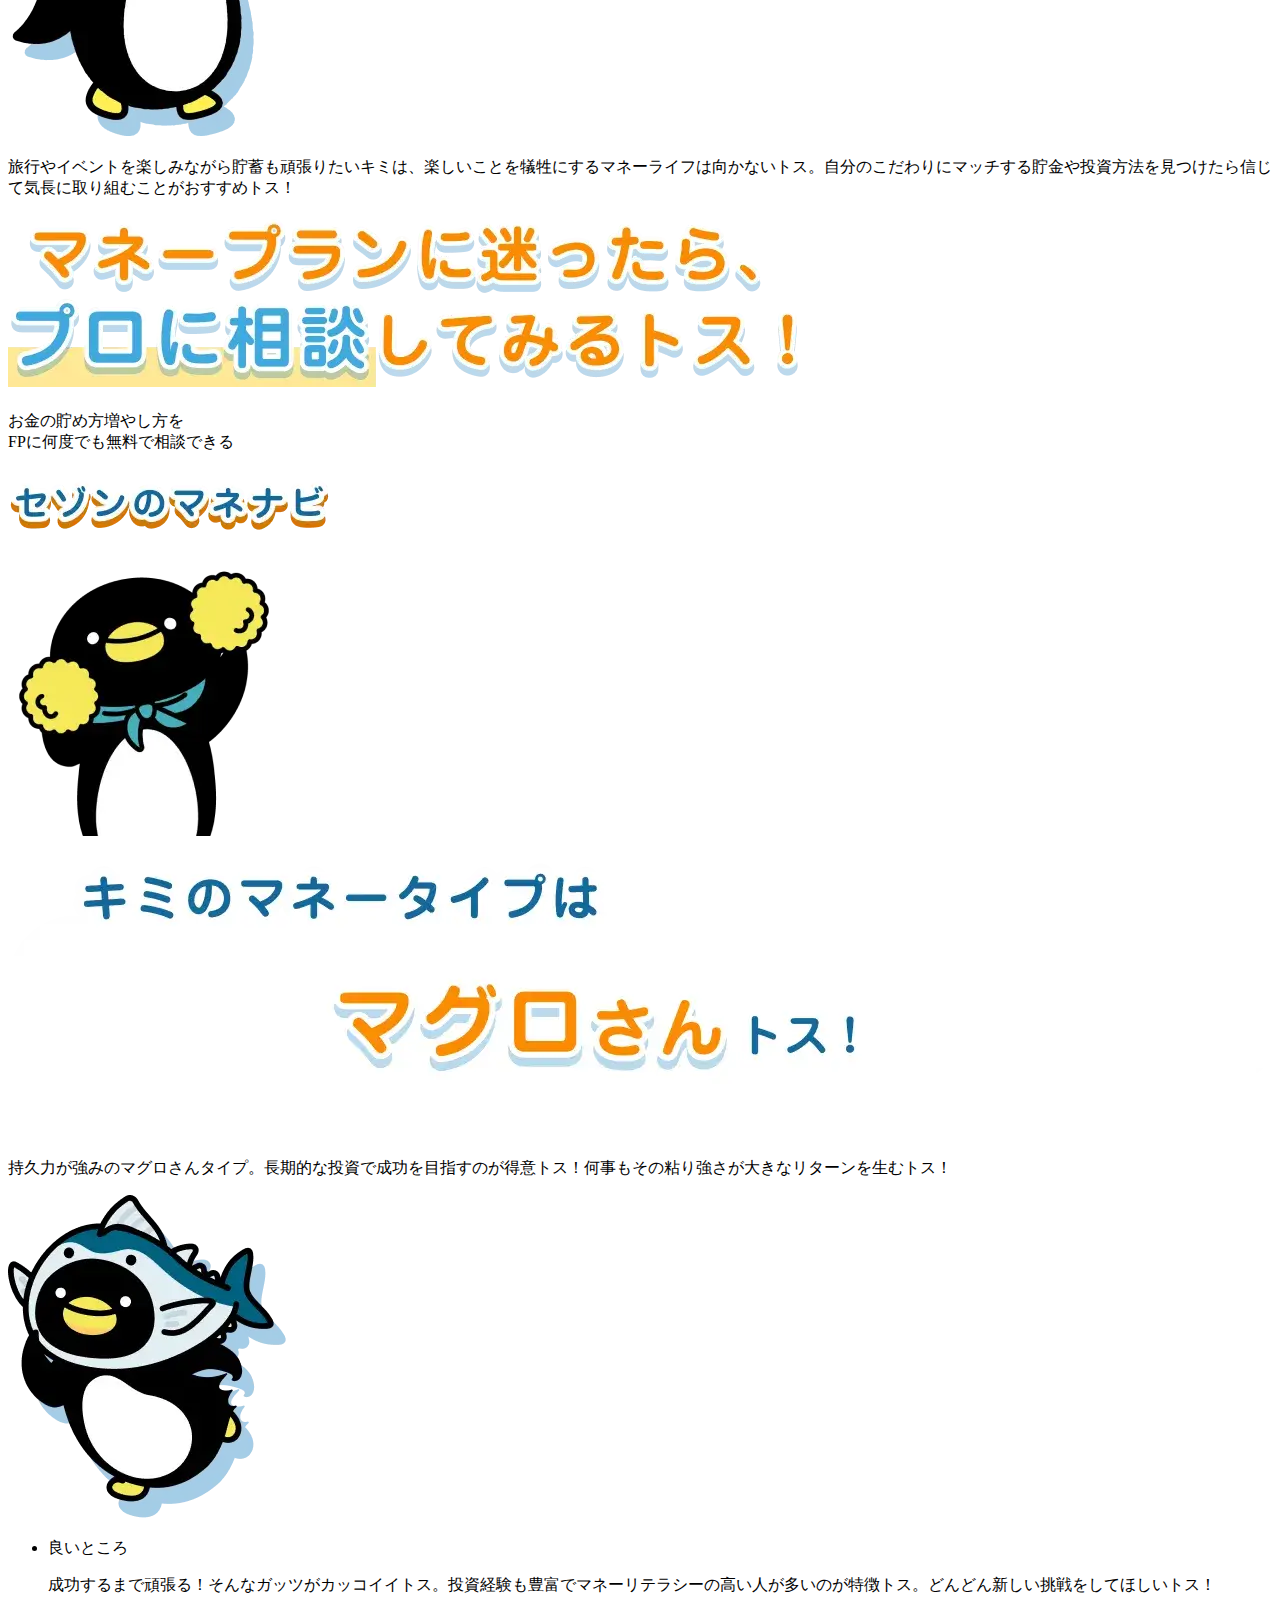
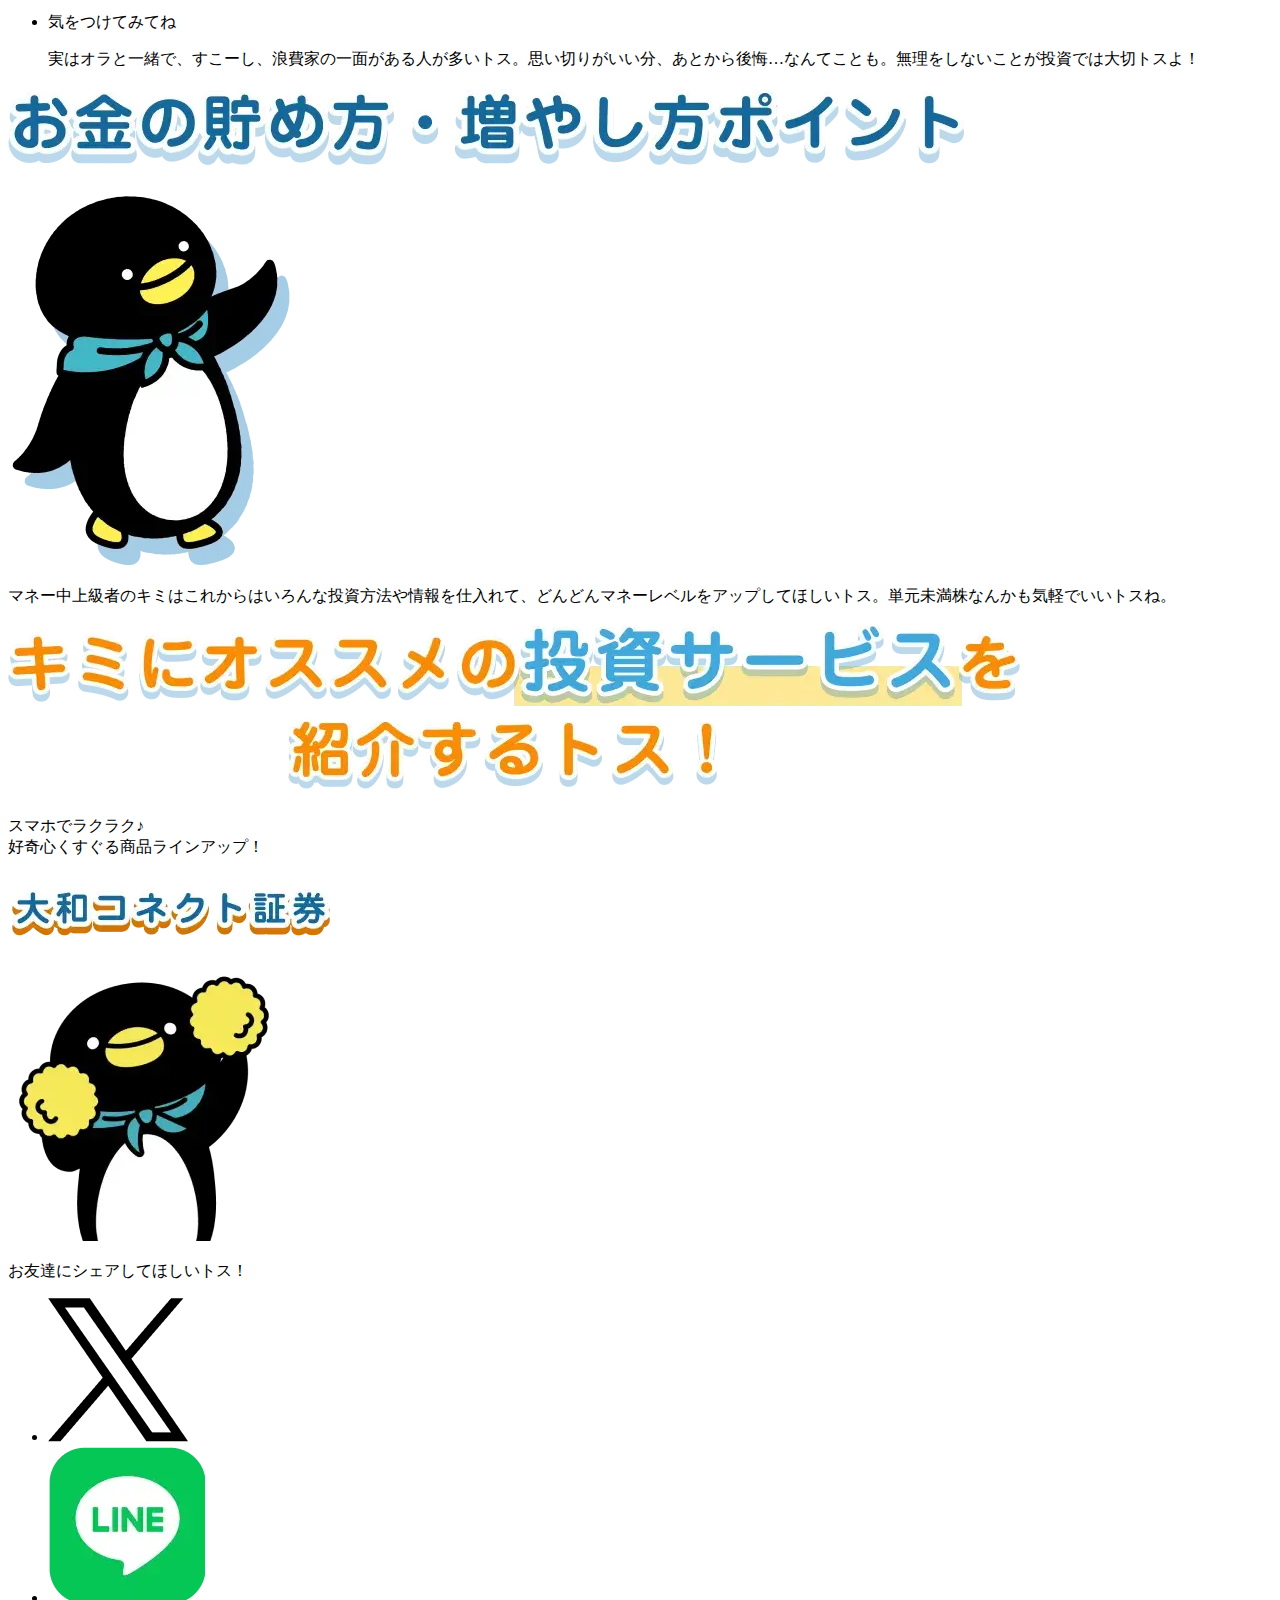
<file: src/index.html>
<!doctype html>
<html lang="ja">
  <head>
    <meta charset="UTF-8" />
    <title>【マネータイプ診断】あなたにぴったりの、お金の貯め方・増やし方がわかる！｜ クレディセゾンが運営する初心者向けの資産形成情報サイト おかねのやさしいレシピ by saison card</title>
    <meta content="おかねのやさしいレシピ by saison card｜キミを海のどうぶつに例えるトス！5つの質問に答えるだけで、ペントスくんがあなたに合った、お金の貯め方・増やし方を教えてくれる！資産形成で将来に備えよう！" name="description" />
    <meta content="width=device-width,initial-scale=1" name="viewport" />
    <link href="https://okane-recipe.saisoncard.co.jp/lp/moneytype/" rel="canonical" />
    <!-- OGP -->
    <meta content="https://okane-recipe.saisoncard.co.jp/lp/moneytype/" property="og:url" />
    <meta content="おかねのやさしいレシピ by saison card｜キミを海のどうぶつに例えるトス！5つの質問に答えるだけで、ペントスくんがあなたに合った、お金の貯め方・増やし方を教えてくれる！資産形成で将来に備えよう！" property="og:description" />
    <meta content="おかねのやさしいレシピ by saison card" property="og:site_name" />
    <meta content="【マネータイプ診断】あなたにぴったりの、お金の貯め方・増やし方がわかる！｜ クレディセゾンが運営する初心者向けの資産形成情報サイト おかねのやさしいレシピ by saison card" property="og:title" />
    <meta content="website" property="og:type" />
    <meta content="images/og-image.png" property="og:image" />
    <meta content="ja_JP" property="og:locale" />
    <!-- favicon -->
    <link rel="shortcut icon" href="images/favicon.ico" />
    <link rel="icon" type="image/webp" sizes="32x32" href="images/favicon.webp" />
    <link rel="apple-touch-icon" sizes="180x180" href="images/apple-touch-icon.png" />
    <link rel="icon" type="image/png" sizes="192x192" href="images/android-icon.png" />
    <!-- css/js -->
    <link rel="preconnect" href="https://fonts.googleapis.com" />
    <link rel="preconnect" href="https://fonts.gstatic.com" crossorigin />
    <link rel="preload" as="style" fetchpriority="high" href="https://fonts.googleapis.com/css2?family=Noto+Sans+JP:wght@400;500;700&display=swap" />
    <link rel="stylesheet" href="https://fonts.googleapis.com/css2?family=Noto+Sans+JP:wght@400;500;700&display=swap" media="print" onload="this.media='all'" />
  </head>
  <body>
    <main class="l-main">
      <section class="l-mv">
        <div class="l-mv__inner">
          <div class="l-mv__title-wrapper js-fade">
            <p class="l-mv__sub-title"><img src="images/mv-sub-title.webp" alt="キミを海のどうぶつに例えるトス♪" /></p>
            <h1 class="l-mv__title"><img src="images/mv-title.webp" alt="マネータイプ診断" /></h1>
          </div>
          <figure class="l-mv__icon l-mv__icon--umigame js-fade-up animation-delay-normal"><img src="images/umigame.webp" alt="ウミガメのイラスト" /></figure>
          <figure class="l-mv__icon l-mv__icon--iruka js-fade-up animation-delay-normal"><img src="images/iruka.webp" alt="イルカのイラスト" /></figure>
          <figure class="l-mv__icon l-mv__icon--kumanomi js-fade-up animation-delay-normal"><img src="images/kumanomi.webp" alt="クマノミのイラスト" /></figure>
          <figure class="l-mv__icon l-mv__icon--maguro js-fade-up animation-delay-normal"><img src="images/maguro.webp" alt="マグロのイラスト" /></figure>
          <figure class="l-mv__icon l-mv__icon--tatsunootoshigo js-fade-up animation-delay-normal"><img src="images/tatsunootoshigo.webp" alt="タツノオトシゴのイラスト" /></figure>
          <figure class="l-mv__icon l-mv__icon--kujira js-fade-up animation-delay-normal"><img src="images/kujira.webp" alt="クジラのイラスト" /></figure>
        </div>
      </section>
      <div class="l-intro js-fade animation-delay-slow">
        <p class="l-intro__text"><img src="images/intro.webp" alt="５つの質問に答えるだけ！" /></p>
        <a href="#question" class="c-full-button">
          <p class="c-full-button__text"><img src="images/start-button-text.webp" alt="マネータイプ診断をしてみる" /></p>
        </a>
      </div>

      <div id="question" class="l-question-wrapper">
        <section class="l-question js-fade-up">
          <h2 class="l-question__title l-question__title--one" aria-hidden="true">100万円あったら？</h2>
          <div class="l-question__select" role="group" aria-label="質問1 100万円あったら？">
            <button type="button" id="0001" class="c-button" aria-label="貯めたい" data-point="15">貯めたい</button>
            <button type="button" id="0002" class="c-button" aria-label="増やしたい" data-point="0">増やしたい</button>
          </div>
        </section>
        <section class="l-question js-fade-up">
          <h2 class="l-question__title l-question__title--two" aria-hidden="true">好物は？</h2>
          <div class="l-question__select" role="group" aria-label="質問2 好物は？">
            <button type="button" id="0003" class="c-button" aria-label="最初に食べる" data-point="5">最初に食べる</button>
            <button type="button" id="0004" class="c-button" aria-label="最後までとっておく" data-point="0">最後までとっておく</button>
          </div>
        </section>
        <section class="l-question js-fade-up">
          <h2 class="l-question__title l-question__title--three" aria-hidden="true">投資と聞くと？</h2>
          <div class="l-question__select" role="group" aria-label="質問3 投資と聞くと？">
            <button type="button" id="0005" class="c-button" aria-label="やる気になる" data-point="10">やる気になる</button>
            <button type="button" id="0006" class="c-button" aria-label="ちょっと怖い" data-point="0">ちょっと怖い</button>
          </div>
        </section>
        <section class="l-question js-fade-up">
          <h2 class="l-question__title l-question__title--four" aria-hidden="true">マネーレベルを上げるには？</h2>
          <div class="l-question__select" role="group" aria-label="質問4 マネーレベルを上げるには？">
            <button type="button" id="0007" class="c-button" aria-label="実践が必要" data-point="15">実践が必要</button>
            <button type="button" id="0008" class="c-button" aria-label="勉強が必要" data-point="0">勉強が必要</button>
          </div>
        </section>
        <section class="l-question js-fade-up">
          <h2 class="l-question__title l-question__title--five" aria-hidden="true">普通といわれると？</h2>
          <div class="l-question__select" role="group" aria-label="質問5 普通といわれると？">
            <button type="button" id="0009" class="c-button" aria-label="ちょっと嫌" data-point="5">ちょっと嫌</button>
            <button type="button" id="0010" class="c-button" aria-label="安心する" data-point="0">安心する</button>
          </div>
        </section>
      </div>

      <div class="l-look l-look--triangle-hidden js-fade-up">
        <button type="button" class="c-full-button c-full-button--result c-full-button--result-disabled" disabled>
          <p class="c-full-button__text c-full-button__text--result"><img src="images/result-button-text-off.webp" alt="診断結果を見る" /></p>
        </button>
        <button type="button" id="0011" class="c-full-button c-full-button--result c-full-button--result-on c-full-button--hidden">
          <p class="c-full-button__text c-full-button__text--result"><img src="images/result-button-text.webp" alt="診断結果を見る" /></p>
        </button>
      </div>

      <div class="l-loading l-loading--hidden"><img src="images/loading.gif" alt="ローディングアイコン" /></div>

      <div class="l-result-wrapper">
        <section id="resultTatsunootoshigo" class="l-result l-result--hidden">
          <div class="l-result__header">
            <div class="l-result__contents">
              <h2 class="l-result__title"><img src="images/tatsunootoshigo-type.webp" alt="キミのマネータイプはタツノオトシゴさんトス！" /></h2>
              <p class="l-result__description">タツノオトシゴさんタイプは、とっても謙虚であまり目立つことが好きじゃないトスね。でもいつもおだやかでやさしいから実は隠れた人気者、ってことが多いトスよ！</p>
            </div>
            <div class="l-result__image"><img src="images/tatsunootoshigo.webp" alt="タツノオトシゴのイラスト" /></div>
          </div>
          <ul class="l-result__list">
            <li class="l-result__list-item l-result__list-item--orange">
              <p class="l-result__item-title l-result__item-title--orange">良いところ</p>
              <p class="l-result__item-text">一歩一歩確実に進むのが得意なので、一途で思慮深いといわれているトス。将来のために計画的に貯蓄を進めるのが得意トス！</p>
            </li>
            <li class="l-result__list-item l-result__list-item--blue">
              <p class="l-result__item-title l-result__item-title--blue">気をつけてみてね</p>
              <p class="l-result__item-text">あんまり大きな目標ばかりを掲げると、今を楽しむことを忘れてしまうトス。達成しやすい目標も認定して、バランスよくがんばることも大切トス！</p>
            </li>
          </ul>
          <div class="l-result__point">
            <h3 class="l-result__point-title"><img src="images/point-text.webp" alt="お金の貯め方・増やし方ポイント" /></h3>
            <div class="l-result__point-image"><img src="images/point-pentos.webp" alt="ペンギンのキャラクターのペントスのイラスト" /></div>
            <p class="l-result__point-description">計画を立てることが得意トスね！NISAなどの長期投資に1番向いているトス。リスクを分散しながら資産を増やす王道パターンを狙うトス！</p>
          </div>
          <section class="l-result__consult">
            <h3 class="l-result__consult-title"><img src="images/money-plan-text.webp" alt="マネープランに迷ったら、プロに相談してみるトス！" /></h3>
            <p class="l-result__consult-description">
              お金の貯め方増やし方を
              <br />
              FPに何度でも無料で相談できる
            </p>
            <a href="https://okane-recipe.saisoncard.co.jp/manenavi/" class="c-full-button c-full-button--consult">
              <p class="c-full-button__text c-full-button__text--consult"><img src="images/saison-nav-text.webp" alt="セゾンのマネナビ" /></p>
            </a>
            <div class="l-result__consult-images"><img src="images/right-pentos.webp" alt="ペンギンのキャラクターのペントスが手を上げているイラスト" class="l-result__consult-image--right" /></div>
          </section>
        </section>

        <section id="resultKumanomi" class="l-result l-result--hidden">
          <div class="l-result__header">
            <div class="l-result__contents">
              <h2 class="l-result__title"><img src="images/kumanomi-type.webp" alt="キミのマネータイプはクマノミさんトス！" /></h2>
              <p class="l-result__description">熱帯のアイドル・クマノミさんタイプは、かわいいものに目がないトス！毎日をゆったり優雅に過ごしたい願望がある”愛される天才”トス！</p>
            </div>
            <div class="l-result__image"><img src="images/kumanomi.webp" alt="クマノミのイラスト" /></div>
          </div>
          <ul class="l-result__list">
            <li class="l-result__list-item l-result__list-item--orange">
              <p class="l-result__item-title l-result__item-title--orange">良いところ</p>
              <p class="l-result__item-text">小さな幸せを見つけるのが得意だから、500円玉貯金で目標達成！なんてできると理想的トスね。貯めたお金はきっと大切に使えるはずトス～！楽しみトスね♪</p>
            </li>
            <li class="l-result__list-item l-result__list-item--blue">
              <p class="l-result__item-title l-result__item-title--blue">気をつけてみてね</p>
              <p class="l-result__item-text">ちょっと臆病な一面があるトスね。慎重なことはとってもいいトスけど、今の世の中は厳しいことも多い…いつでも挑戦心も忘れないでほしいトス。</p>
            </li>
          </ul>
          <div class="l-result__point">
            <h3 class="l-result__point-title"><img src="images/point-text.webp" alt="お金の貯め方・増やし方ポイント" /></h3>
            <div class="l-result__point-image"><img src="images/point-pentos.webp" alt="ペンギンのキャラクターのペントスのイラスト" /></div>
            <p class="l-result__point-description">お金の動きが目に見えてわかることがモチベーションになるタイプトス！シンプルな使い勝手のサービスで投資やポイ活に挑戦して自分にあったマネーライフを見つけるトス！</p>
          </div>
          <section class="l-result__consult">
            <h3 class="l-result__consult-title"><img src="images/investment-services-text.webp" alt="キミにオススメの投資サービスを 紹介するトス！" /></h3>
            <p class="l-result__consult-description">
              スマホでラクラク♪
              <br />
              好奇心くすぐる商品ラインアップ！
            </p>
            <a href="https://okane-recipe.saisoncard.co.jp/lp/connect/cp202407" class="c-full-button c-full-button--consult">
              <p class="c-full-button__text c-full-button__text--consult"><img src="images/daiwa-text.webp" alt="大和コネクト証券" /></p>
            </a>
            <div class="l-result__consult-images"><img src="images/right-pentos.webp" alt="ペンギンのキャラクターのペントスが手を上げているイラスト" class="l-result__consult-image--right" /></div>
          </section>
        </section>

        <section id="resultUmigame" class="l-result l-result--hidden">
          <div class="l-result__header">
            <div class="l-result__contents">
              <h2 class="l-result__title"><img src="images/umigame-type.webp" alt="キミのマネータイプはウミガメさんトス！" /></h2>
              <p class="l-result__description">知的でおおらかなウミガメさんタイプ。実は意外とアクティブな人が多いみたいトス！堂々としていていつもかっこいいオラの憧れトス！</p>
            </div>
            <div class="l-result__image"><img src="images/umigame.webp" alt="ウミガメのイラスト" /></div>
          </div>
          <ul class="l-result__list">
            <li class="l-result__list-item l-result__list-item--orange">
              <p class="l-result__item-title l-result__item-title--orange">良いところ</p>
              <p class="l-result__item-text">ひろーい海を悠々自適に泳いでいくように、人の意見に左右されたり目先の損得だけで判断しない芯の強さがあるトス！ながーい人生を考えたマネープランを立てる力を持ってるはずトス。</p>
            </li>
            <li class="l-result__list-item l-result__list-item--blue">
              <p class="l-result__item-title l-result__item-title--blue">気をつけてみてね</p>
              <p class="l-result__item-text">とってもおおらかな反面、勉強はそんなに好きじゃないトス。でも、広い海を泳ぐには知識をつけることも大切トス。（オラにいわれたくないか…）</p>
            </li>
          </ul>
          <div class="l-result__point">
            <h3 class="l-result__point-title"><img src="images/point-text.webp" alt="お金の貯め方・増やし方ポイント" /></h3>
            <div class="l-result__point-image"><img src="images/point-pentos.webp" alt="ペンギンのキャラクターのペントスのイラスト" /></div>
            <p class="l-result__point-description">小さなことに一喜一憂しないキミは投資家向きトスね。あれこれ手を出すよりも、毎月の投資金額を決めたら、あとはのんびりほったらかし…くらいがちょうどいいトス。じっくりお金を増やすことのほうがおすすめトス。</p>
          </div>
          <section class="l-result__consult">
            <h3 class="l-result__consult-title"><img src="images/money-plan-text.webp" alt="マネープランに迷ったら、プロに相談してみるトス！" /></h3>
            <p class="l-result__consult-description">
              お金の貯め方増やし方を
              <br />
              FPに何度でも無料で相談できる
            </p>
            <a href="https://okane-recipe.saisoncard.co.jp/manenavi/" class="c-full-button c-full-button--consult">
              <p class="c-full-button__text c-full-button__text--consult"><img src="images/saison-nav-text.webp" alt="セゾンのマネナビ" /></p>
            </a>
            <div class="l-result__consult-images"><img src="images/right-pentos.webp" alt="ペンギンのキャラクターのペントスが手を上げているイラスト" class="l-result__consult-image--right" /></div>
          </section>
        </section>

        <section id="resultIruka" class="l-result l-result--hidden">
          <div class="l-result__header">
            <div class="l-result__contents">
              <h2 class="l-result__title"><img src="images/iruka-type.webp" alt="キミのマネータイプはイルカさんトス！" /></h2>
              <p class="l-result__description">好奇心旺盛で、情報ツウが多いイルカさんタイプは、何事もバランスよくスマートにこなせる人トスね。誰もがうらやむ不動の海の人気者トス！</p>
            </div>
            <div class="l-result__image"><img src="images/iruka.webp" alt="イルカのイラスト" /></div>
          </div>
          <ul class="l-result__list">
            <li class="l-result__list-item l-result__list-item--orange">
              <p class="l-result__item-title l-result__item-title--orange">良いところ</p>
              <p class="l-result__item-text">「お金」にまつわる勉強も、無理のない範囲でしっかりできる力を持ってるトス。貯金も投資も、努力を見せない余裕が魅力トス～。</p>
            </li>
            <li class="l-result__list-item l-result__list-item--blue">
              <p class="l-result__item-title l-result__item-title--blue">気をつけてみてね</p>
              <p class="l-result__item-text">実は、意外とプライドが高い一面もあるトスね。頭では損得を考えながら、最後は気持ちの部分を優先しちゃう！なんてこともあるトスか…？</p>
            </li>
          </ul>
          <div class="l-result__point">
            <h3 class="l-result__point-title"><img src="images/point-text.webp" alt="お金の貯め方・増やし方ポイント" /></h3>
            <div class="l-result__point-image"><img src="images/point-pentos.webp" alt="ペンギンのキャラクターのペントスのイラスト" /></div>
            <p class="l-result__point-description">キミには「飽きない」ことが重要トス。節約も運用も、気になったらすぐにやってみるのがおすすめトス！米国株やETFなどちょっとずつ挑戦してみると、ぐんぐんレベルアップするトス！</p>
          </div>
          <section class="l-result__consult">
            <h3 class="l-result__consult-title"><img src="images/investment-services-text.webp" alt="キミにオススメの投資サービスを 紹介するトス！" /></h3>
            <p class="l-result__consult-description">
              スマホでラクラク♪
              <br />
              好奇心くすぐる商品ラインアップ！
            </p>
            <a href="https://okane-recipe.saisoncard.co.jp/lp/connect/cp202407" class="c-full-button c-full-button--consult">
              <p class="c-full-button__text c-full-button__text--consult"><img src="images/daiwa-text.webp" alt="大和コネクト証券" /></p>
            </a>
            <div class="l-result__consult-images"><img src="images/right-pentos.webp" alt="ペンギンのキャラクターのペントスが手を上げているイラスト" class="l-result__consult-image--right" /></div>
          </section>
        </section>

        <section id="resultKujira" class="l-result l-result--hidden">
          <div class="l-result__header">
            <div class="l-result__contents">
              <h2 class="l-result__title"><img src="images/kujira-type.webp" alt="キミのマネータイプはクジラさんトス！" /></h2>
              <p class="l-result__description">大きな夢と目標を持ち、家族や友人との時間も大切にできるキミは、クジラさんタイプトス！能力と人望にあふれる、まさに海の王様トス！</p>
            </div>
            <div class="l-result__image"><img src="images/kujira.webp" alt="クジラのイラスト" /></div>
          </div>
          <ul class="l-result__list">
            <li class="l-result__list-item l-result__list-item--orange">
              <p class="l-result__item-title l-result__item-title--orange">良いところ</p>
              <p class="l-result__item-text">逆境にも堂々と立ち向かうことができるトス。失敗を糧に進み続ける姿にあこがれる人がもいるはずトス。年齢や状況なんて関係なく成長し続けられる伸びしろ満点タイプトス！</p>
            </li>
            <li class="l-result__list-item l-result__list-item--blue">
              <p class="l-result__item-title l-result__item-title--blue">気をつけてみてね</p>
              <p class="l-result__item-text">どんな状況にも負けない懐の深さがキミの魅力…でも計画性も忘れないでほしいトス！しっかりとした計画を立てて、実行に移すことが成功への近道トス！</p>
            </li>
          </ul>
          <div class="l-result__point">
            <h3 class="l-result__point-title"><img src="images/point-text.webp" alt="お金の貯め方・増やし方ポイント" /></h3>
            <div class="l-result__point-image"><img src="images/point-pentos.webp" alt="ペンギンのキャラクターのペントスのイラスト" /></div>
            <p class="l-result__point-description">旅行やイベントを楽しみながら貯蓄も頑張りたいキミは、楽しいことを犠牲にするマネーライフは向かないトス。自分のこだわりにマッチする貯金や投資方法を見つけたら信じて気長に取り組むことがおすすめトス！</p>
          </div>
          <section class="l-result__consult">
            <h3 class="l-result__consult-title"><img src="images/money-plan-text.webp" alt="マネープランに迷ったら、プロに相談してみるトス！" /></h3>
            <p class="l-result__consult-description">
              お金の貯め方増やし方を
              <br />
              FPに何度でも無料で相談できる
            </p>
            <a href="https://okane-recipe.saisoncard.co.jp/manenavi/" class="c-full-button c-full-button--consult">
              <p class="c-full-button__text c-full-button__text--consult"><img src="images/saison-nav-text.webp" alt="セゾンのマネナビ" /></p>
            </a>
            <div class="l-result__consult-images"><img src="images/right-pentos.webp" alt="ペンギンのキャラクターのペントスが手を上げているイラスト" class="l-result__consult-image--right" /></div>
          </section>
        </section>

        <section id="resultMaguro" class="l-result l-result--hidden">
          <div class="l-result__header">
            <div class="l-result__contents">
              <h2 class="l-result__title"><img src="images/maguro-type.webp" alt="キミのマネータイプはマグロさんトス！" /></h2>
              <p class="l-result__description">持久力が強みのマグロさんタイプ。長期的な投資で成功を目指すのが得意トス！何事もその粘り強さが大きなリターンを生むトス！</p>
            </div>
            <div class="l-result__image"><img src="images/maguro.webp" alt="マグロのイラスト" /></div>
          </div>
          <ul class="l-result__list">
            <li class="l-result__list-item l-result__list-item--orange">
              <p class="l-result__item-title l-result__item-title--orange">良いところ</p>
              <p class="l-result__item-text">成功するまで頑張る！そんなガッツがカッコイイトス。投資経験も豊富でマネーリテラシーの高い人が多いのが特徴トス。どんどん新しい挑戦をしてほしいトス！</p>
            </li>
            <li class="l-result__list-item l-result__list-item--blue">
              <p class="l-result__item-title l-result__item-title--blue">気をつけてみてね</p>
              <p class="l-result__item-text">実はオラと一緒で、すこーし、浪費家の一面がある人が多いトス。思い切りがいい分、あとから後悔…なんてことも。無理をしないことが投資では大切トスよ！</p>
            </li>
          </ul>
          <div class="l-result__point">
            <h3 class="l-result__point-title"><img src="images/point-text.webp" alt="お金の貯め方・増やし方ポイント" /></h3>
            <div class="l-result__point-image"><img src="images/point-pentos.webp" alt="ペンギンのキャラクターのペントスのイラスト" /></div>
            <p class="l-result__point-description">マネー中上級者のキミはこれからはいろんな投資方法や情報を仕入れて、どんどんマネーレベルをアップしてほしいトス。単元未満株なんかも気軽でいいトスね。</p>
          </div>
          <section class="l-result__consult">
            <h3 class="l-result__consult-title"><img src="images/investment-services-text.webp" alt="キミにオススメの投資サービスを 紹介するトス！" /></h3>
            <p class="l-result__consult-description">
              スマホでラクラク♪
              <br />
              好奇心くすぐる商品ラインアップ！
            </p>
            <a href="https://okane-recipe.saisoncard.co.jp/lp/connect/cp202407" class="c-full-button c-full-button--consult">
              <p class="c-full-button__text c-full-button__text--consult"><img src="images/daiwa-text.webp" alt="大和コネクト証券" /></p>
            </a>
            <div class="l-result__consult-images"><img src="images/right-pentos.webp" alt="ペンギンのキャラクターのペントスが手を上げているイラスト" class="l-result__consult-image--right" /></div>
          </section>
        </section>

        <div class="l-sns l-sns--hidden">
          <p class="l-sns__text">お友達にシェアしてほしいトス！</p>
          <ul class="l-sns__list">
            <li class="l-sns__item">
              <a href="https://twitter.com/share?url=https://okane-recipe.saisoncard.co.jp/lp/moneytype/" target="_blank" rel="noopener"><img src="images/x-icon.webp" alt="Xのアイコン" /></a>
            </li>
            <li class="l-sns__item">
              <a href="https://line.me/R/msg/text/?Check%20this%20out!%20https://okane-recipe.saisoncard.co.jp/lp/moneytype/" target="_blank" rel="noopener"><img src="images/line-icon.webp" alt="LINEのアイコン" /></a>
            </li>
          </ul>
          <div class="l-retry">
            <button type="button" id="0012" class="c-button js-retry-button" aria-label="もう一度診断する">もう一度診断する</button>
          </div>
        </div>
      </div>

      <div class="l-footer-wrapper">
        <section class="l-contact">
          <div class="l-contact__inner">
            <h2 class="l-contact__title">投資に関する各種お問い合わせ</h2>
            <div class="l-contact__button-wrapper">
              <a href="https://okane-recipe.saisoncard.co.jp/asset/contact/" class="l-contact__button">投資に関する各種お問い合わせ</a>
              <a href="https://okane-recipe.saisoncard.co.jp/asset/invitation/" class="l-contact__button">勧誘方針</a>
            </div>
            <p class="l-contact__text">
              ※「セゾン証券仲介ポイントサービスについて」2020年3月31日をもって新規募集を終了しました。
              <a href="https://okane-recipe.saisoncard.co.jp/asset/saison-am-point/" class="l-contact__text-link">詳しくはこちら</a>
            </p>
          </div>
        </section>

        <section class="l-investment-info">
          <h2 class="l-investment-info__title">
            <a href="https://okane-recipe.saisoncard.co.jp/disclaimer/connect/" class="l-investment-info__link" target="_blank" rel="noopener">有価証券投資に関する重要事項 (大和コネクト証券)</a>
          </h2>
          <div class="l-investment-info__section">
            <h3 class="l-investment-info__subtitle">【金融商品仲介業者】</h3>
            <p class="l-investment-info__details">
              株式会社クレディセゾン
              <br />
              関東財務局長 (金仲) 第62号
              <br />
              加入協会：一般社団法人第二種金融商品取引業協会
            </p>
          </div>
          <div class="l-investment-info__section">
            <h3 class="l-investment-info__subtitle">【所属金融商品取引業者】</h3>
            <p class="l-investment-info__details">
              大和コネクト証券株式会社
              <br />
              金融商品取引業者 関東財務局長 (金商) 第3186号
              <br />
              加入協会：日本証券業協会
            </p>
          </div>
        </section>
      </div>
    </main>
  </body>
</html>
</file>
<file: style.css>
:root {
  /* font */
  --font-sans: 'Noto Sans JP', 'Hiragino Kaku Gothic ProN', meiryo, sans-serif;
  --base-text-unit: 16;
  --rem-ratio: calc(1rem / var(--base-text-unit));
  --font-normal: 400;
  --font-medium: 500;
  --font-bold: 700;
  --leading-initial: 1.4;
  --leading-tight: 1.2;
  --leading-snug: 1.3;
  --leading-normal: 1.5;
  --leading-relaxed: 1.6;
  --leading-extended: 1.7;
  --leading-loose: 2;
  --tracking-tight: 0.02em;
  --tracking-normal: 0.09em;

  /* size */
  --layout-width-min: 375;
  --layout-width-max: 1440;
  --fluid-ratio-min: calc(1 / var(--layout-width-min) * 100dvi);
  --fluid-ratio-max: calc(1 / var(--layout-width-max) * 100dvi);
  --aspect-video: 16 / 9;
  --aspect-thumbnail: 4 / 3;
  --rounded-xs: 5px;
  --rounded-s: 15px;
  --rounded-m: 30px;
  --rounded-l: 45px;

  /* color */
  --color-grayscale-0: #fff;
  --color-grayscale-100: #d1d1d1;
  --color-grayscale-200: #ababab;
  --color-grayscale-900: #065075;
  --color-grayscale-1000: #000;
  --color-bluescale-100: #c6ecf8;
  --color-bluescale-200: #40a9de;
  --color-bluescale-300: #14689c;
  --color-bluescale-400: #004d96;
  --color-yellowscale-50: #fff5c8;
  --color-yellowscale-100: #ffe056;
  --color-yellowscale-200: #f0c50a;
  --color-orangescale-100: #fc8b01;
  --color-orangescale-200: #d57500;
  --background-base: var(--color-bluescale-200);
  --font-base: var(--color-grayscale-900);
  --underline-base: color-mix(in srgb, currentcolor, transparent 40%);
  --panel-box-shadow: rgb(29 131 195 / 20%);

  /* z-index */
  --back-z-index: -1;
  --default-z-index: 1;
  --front-z-index: 2;
  --menu-z-index: 3;

  /* motion time */
  --speed-quick: 0.3s;
  --speed-normal: 0.5s;
  --speed-slow: 1s;
  --speed-over-slow: 2s;
}

* {
  box-sizing: border-box;
  min-inline-size: 0;
  border-width: 0;
  border-style: solid;
}

:where(:root) {
  background-color: var(--background-base);
  color: var(--font-base);
  font-family: var(--font-sans);
  font-style: unset;
  font-size: 100%;
  font-weight: var(--font-bold);
  font-feature-settings: 'pkna';
  text-align: start;
  letter-spacing: var(--tracking-normal);
  line-height: var(--leading-normal);
  text-spacing-trim: trim-start;
  word-break: initial;
  line-break: strict;
  overflow-wrap: anywhere;
  hyphens: auto;
  /* stylelint-disable-next-line property-no-vendor-prefix */
  -webkit-text-size-adjust: 100%;
  text-size-adjust: 100%;
  -webkit-tap-highlight-color: transparent;
}

:where(body) {
  min-block-size: 100svb;
  margin: unset;
}

:where(h1, h2, h3, h4, h5, h6) {
  margin-block: unset;
  font-size: unset;
}

:where(:any-link) {
  color: unset;
  text-decoration-line: none;
  text-decoration-thickness: from-font;
  text-decoration-color: var(--underline-base);
  text-underline-offset: 0.25em;
}

::file-selector-button,
:where(button, label[for], select, [role='tab'], [role='button']) {
  cursor: pointer;
}

::file-selector-button,
:where(button) {
  inline-size: fit-content;
  touch-action: manipulation;
}

::file-selector-button,
:where(button, input, select, textarea) {
  padding: unset;
  border-width: 1px;
  border-color: transparent;
  border-radius: unset;
  background-color: unset;
  color: unset;
  font: unset;
  vertical-align: middle;
  letter-spacing: unset;
  text-align: unset;
  text-transform: unset;
}

:where(ul, ol) {
  padding-inline-start: unset;
  list-style-type: '';
}

:where(p, blockquote, figure, pre, address, ul, ol, dl) {
  margin-block: unset;
}

:where(figure) {
  margin-inline: unset;
}

:where(img, video, canvas, audio, iframe, embed, object) {
  display: block flow;
  vertical-align: middle;
}

:where(img, svg, video) {
  max-inline-size: 100%;
  block-size: auto;
  object-fit: cover;
}

:where(dialog) {
  overflow: unset;
  inline-size: unset;
  block-size: unset;
  max-inline-size: unset;
  max-block-size: unset;
  padding: unset;
  background-color: unset;
  color: unset;
}

:where(em) {
  font-style: normal;
}

summary::-webkit-details-marker {
  display: none;
}

:root {
  --arrow-bottom: url("data:image/svg+xml;charset=utf8,%3Csvg%20width%3D%2225%22%20height%3D%2218%22%20viewBox%3D%220%200%2025%2018%22%20fill%3D%22none%22%20xmlns%3D%22http%3A%2F%2Fwww.w3.org%2F2000%2Fsvg%22%3E%3Cpath%20d%3D%22M14.4539%2016.4359C13.5176%2017.582%2011.7658%2017.582%2010.8295%2016.4359L0.851562%204.22133C-0.39679%202.69315%200.690532%200.400937%202.66378%200.400938L22.6196%200.400939C24.5928%200.400939%2025.6802%202.69315%2024.4318%204.22133L14.4539%2016.4359Z%22%20fill%3D%22%2314689C%22%2F%3E%3C%2Fsvg%3E");
  --section-border: url("data:image/svg+xml;charset=utf8,%3Csvg%20width%3D%22654%22%20height%3D%224%22%20viewBox%3D%220%200%20654%204%22%20fill%3D%22none%22%20xmlns%3D%22http%3A%2F%2Fwww.w3.org%2F2000%2Fsvg%22%3E%3Cpath%20d%3D%22M2%202H652%22%20stroke%3D%22white%22%20stroke-width%3D%224%22%20stroke-linecap%3D%22round%22%20stroke-dasharray%3D%221%2013%22%2F%3E%3C%2Fsvg%3E");
  --section-border-pc: url("data:image/svg+xml;charset=utf8,%3Csvg%20width%3D%22964%22%20height%3D%224%22%20viewBox%3D%220%200%20964%204%22%20fill%3D%22none%22%20xmlns%3D%22http%3A%2F%2Fwww.w3.org%2F2000%2Fsvg%22%3E%3Cpath%20d%3D%22M2%202H962%22%20stroke%3D%22white%22%20stroke-width%3D%224%22%20stroke-linecap%3D%22round%22%20stroke-dasharray%3D%221%2013%22%2F%3E%3C%2Fsvg%3E");
  --cta-bg: url("data:image/svg+xml;charset=utf8,%3Csvg%20width%3D%22656%22%20height%3D%22299%22%20viewBox%3D%220%200%20656%20299%22%20fill%3D%22none%22%20xmlns%3D%22http%3A%2F%2Fwww.w3.org%2F2000%2Fsvg%22%3E%3Cpath%20d%3D%22M368.551%20-229.653C336.554%20-232.166%20304.998%20-231.402%20274.225%20-227.558C274.019%20-227.574%20273.807%20-227.502%20273.597%20-227.474C273.515%20-227.481%20273.473%20-227.484%20273.391%20-227.49C273.184%20-227.506%20272.972%20-227.434%20272.762%20-227.406C272.68%20-227.413%20272.638%20-227.416%20272.553%20-227.378C272.346%20-227.395%20272.134%20-227.323%20271.924%20-227.295C271.842%20-227.301%20271.801%20-227.304%20271.759%20-227.308C271.55%20-227.28%20271.299%20-227.255%20271.09%20-227.227C271.048%20-227.23%20271.007%20-227.233%20270.966%20-227.237C269.541%20-227.038%20268.16%20-226.88%20266.735%20-226.681C266.485%20-226.656%20266.19%20-226.59%20265.939%20-226.566L265.856%20-226.572C265.605%20-226.547%20265.352%20-226.479%20265.101%20-226.454C265.101%20-226.454%20265.06%20-226.457%20265.018%20-226.46C264.768%20-226.436%20264.517%20-226.411%20264.263%20-226.342C264.222%20-226.345%20264.222%20-226.345%20264.139%20-226.352C263.889%20-226.327%20263.635%20-226.258%20263.343%20-226.237C261.664%20-225.969%20259.947%20-225.748%20258.265%20-225.436C258.015%20-225.412%20257.72%20-225.346%20257.469%20-225.321L331.161%20297.679L329.939%20293.72L192.74%20-209.934C156.474%20-198.616%20121.867%20-183.038%2089.4022%20-163.606C84.988%20-160.978%2080.6503%20-158.254%2076.3096%20-155.487L318.118%20276.05L330.438%20299.754L329.025%20297.955L21.8602%20-115.09C-11.2929%20-86.8304%20-41.0565%20-54.1307%20-66.5917%20-17.7239L327.046%20298.377L-102.325%2040.8849C-122.997%2080.205%20-139.158%20122.766%20-150.048%20167.739L300.515%20292.43L328.836%20301.316L314.649%20299.979L-162.423%20237.996C-163.359%20246.182%20-164.093%20254.473%20-164.663%20262.777C-167.243%20300.365%20-166.125%20337.311%20-161.617%20373.236L328.397%20302.88L328.184%20302.952L-148.478%20442.477C-138.496%20481.496%20-124.455%20518.835%20-106.812%20553.882C-104.44%20558.642%20-101.98%20563.32%20-99.479%20568.002L307.027%20316.699L329.841%20303.615L326.042%20306.958L-62.4788%20627.039C-36.5935%20662.955%20-6.51628%20695.248%2027.0582%20723.152L328.672%20307.342L81.1986%20762.264C113.398%20782.379%20148.011%20798.775%20184.497%20810.877C189.328%20812.456%20194.162%20813.99%20199.043%20815.439L323.62%20332.568L331.441%20305.694L329.277%20327.551L264.679%20829.787C274.872%20831.253%20285.211%20832.421%20295.615%20833.238C333.184%20836.188%20370.111%20834.604%20405.868%20828.886L336.219%20334.668L333.022%20305.641L471.254%20813.594C476.513%20811.964%20481.737%20810.243%20486.925%20808.43C522.651%20795.916%20556.717%20779.141%20588.505%20758.679L334.53%20305.449L642.039%20718.92C642.039%20718.92%20642.172%20718.798%20642.258%20718.76C642.391%20718.637%20642.521%20718.558%20642.654%20718.436C642.742%20718.354%20642.831%20718.272%20642.916%20718.234C643.049%20718.112%20643.182%20717.989%20643.312%20717.91C643.401%20717.828%20643.445%20717.787%20643.534%20717.705C643.667%20717.583%20643.841%20717.463%20643.977%20717.296C644.021%20717.255%20644.11%20717.173%20644.154%20717.133C644.332%20716.969%20644.506%20716.849%20644.642%20716.682C644.686%20716.641%20644.73%20716.6%20644.775%20716.56C645.215%20716.194%20645.658%20715.785%20646.098%20715.42C646.098%20715.42%20646.142%20715.379%20646.187%20715.338C646.364%20715.175%20646.583%20715.014%20646.76%20714.85C646.804%20714.809%20646.849%20714.768%20646.893%20714.728C647.07%20714.564%20647.244%20714.444%20647.38%20714.277C647.425%20714.236%20647.469%20714.196%20647.558%20714.114C647.735%20713.95%20647.912%20713.786%20648.089%20713.623C648.089%20713.623%20648.134%20713.582%20648.178%20713.541C648.397%20713.38%20648.577%20713.172%20648.795%20713.012C649.239%20712.603%20649.679%20712.237%20650.122%20711.828C650.122%20711.828%20650.562%20711.463%20650.784%20711.258C650.784%20711.258%20650.784%20711.258%20650.828%20711.218C651.005%20711.054%20651.224%20710.893%20651.401%20710.73C651.401%20710.73%20651.49%20710.648%20651.534%20710.607C651.711%20710.443%20651.888%20710.279%20652.066%20710.116L652.154%20710.034C652.376%20709.829%20652.553%20709.666%20652.775%20709.461C653.307%20708.97%20653.883%20708.438%20654.414%20707.947C682.436%20682.482%20707.863%20653.705%20730.077%20622.144L354.378%20320.463L334.896%20303.745L347.291%20310.625L766.695%20562.139C787.379%20522.642%20803.552%20479.905%20814.374%20434.704L339.167%20303.193L826.363%20366.459C827.008%20360.693%20827.573%20354.875%20828.055%20349.051C828.243%20346.313%20828.473%20343.578%20828.66%20340.839C831.212%20303.649%20830.112%20267.059%20825.748%20231.457L365.33%20297.565L335.347%20300.806L812.476%20161.139C801.052%20116.501%20784.328%2074.1103%20762.994%2034.7773L335.725%20298.926L726.661%20-23.0971C726.661%20-23.0971%20726.585%20-23.1919%20726.546%20-23.2393C726.432%20-23.3816%20726.317%20-23.5238%20726.243%20-23.6628C726.167%20-23.7576%20726.129%20-23.8051%20726.093%20-23.8966C725.94%20-24.0863%20725.829%20-24.2727%20725.676%20-24.4623C725.676%20-24.4623%20725.599%20-24.5572%20725.602%20-24.6013C724.881%20-25.5905%20724.199%20-26.5322%20723.475%20-27.4772C721.236%20-30.5396%20718.915%20-33.6084%20716.59%20-36.633C693.231%20-67.0216%20666.735%20-94.6369%20637.64%20-118.859L349.09%20278.971L333.835%20298.644L341.712%20283.054L582.372%20-159.081C577.914%20-161.874%20573.407%20-164.537%20568.899%20-167.2C536.122%20-186.161%20501.011%20-201.353%20464.146%20-212.153L333.631%20293.743L400.471%20-226.035C398.622%20-226.314%20396.771%20-226.548%20394.88%20-226.83C394.674%20-226.846%20394.468%20-226.862%20394.261%20-226.878C394.137%20-226.888%20394.014%20-226.898%20393.89%20-226.907C393.725%20-226.92%20393.601%20-226.93%20393.436%20-226.943C393.188%20-226.963%20392.94%20-226.982%20392.734%20-226.998C392.692%20-227.002%20392.61%20-227.008%20392.569%20-227.011C392.238%20-227.037%20391.908%20-227.063%20391.622%20-227.13C391.292%20-227.156%20390.961%20-227.182%20390.634%20-227.252C388.452%20-227.512%20386.229%20-227.776%20384.047%20-228.036C378.939%20-228.615%20373.785%20-229.108%20368.624%20-229.514L368.551%20-229.653ZM334.258%20300.942L335.022%20300.691L334.677%20300.886L334.258%20300.942ZM332.939%20304.435L332.87%20303.631L333.345%20305.178L332.98%20304.439L332.939%20304.435Z%22%20fill%3D%22white%22%20fill-opacity%3D%220.5%22%2F%3E%3C%2Fsvg%3E");
  --white-arrow-right: url("data:image/svg+xml;charset=utf8,%3Csvg%20width%3D%2210%22%20height%3D%2214%22%20viewBox%3D%220%200%2010%2014%22%20fill%3D%22none%22%20xmlns%3D%22http%3A%2F%2Fwww.w3.org%2F2000%2Fsvg%22%3E%3Cpath%20d%3D%22M9.30169%205.8516C9.93843%206.37475%209.93842%207.3493%209.30169%207.87245L2.53574%2013.4314C1.68236%2014.1326%200.397841%2013.5255%200.397841%2012.421L0.397841%201.30303C0.397841%200.198541%201.68236%20-0.408549%202.53574%200.292606L9.30169%205.8516Z%22%20fill%3D%22white%22%2F%3E%3C%2Fsvg%3E");
  --blue-arrow-right: url("data:image/svg+xml;charset=utf8,%3Csvg%20width%3D%2219%22%20height%3D%2220%22%20viewBox%3D%220%200%2019%2020%22%20fill%3D%22none%22%20xmlns%3D%22http%3A%2F%2Fwww.w3.org%2F2000%2Fsvg%22%3E%3Cpath%20d%3D%22M9.18282%201.00004L17.0374%208.85466C17.428%209.24518%2017.428%209.87835%2017.0374%2010.2689L9.18282%2018.1235%22%20stroke%3D%22%23004D96%22%20stroke-width%3D%222%22%20stroke-linecap%3D%22round%22%2F%3E%3C%2Fsvg%3E");
}

.c-button {
  inline-size: min(100%, 315px);
  padding-block: 10px;
  background-color: var(--color-grayscale-0);
  border: 1.5px solid var(--color-bluescale-300);
  border-radius: calc(infinity * 1px);
  box-shadow: 0 2px 0 var(--color-bluescale-300);
  font-size: calc(12 * var(--rem-ratio));
  text-align: center;
}

.c-button--selected {
  background-color: var(--color-yellowscale-100);
  box-shadow: revert;
}

.c-full-button {
  display: inline grid;
  grid-template-columns: 1fr auto 1fr;
  column-gap: 10px;
  align-items: center;
  inline-size: min(100%, 538px);
  padding: 12px 15px;
  background-color: var(--color-yellowscale-100);
  border-radius: calc(infinity * 1px);
  box-shadow: 0 5px 0 var(--color-yellowscale-200);
}

.c-full-button::before {
  content: '';
}

.c-full-button::after {
  content: '';
  justify-self: end;
  inline-size: 17px;
  aspect-ratio: 1;
  background: var(--arrow-bottom) no-repeat center / contain;
}

.c-full-button__text {
  inline-size: min(100%, 277px);
  margin-inline: auto;
}

.c-full-button--result {
  padding: 15px;
}

.c-full-button--result-disabled {
  background-color: var(--color-grayscale-100);
  box-shadow: 0 4px 0 var(--color-grayscale-200);
}

.c-full-button--result-on {
  background-color: var(--color-yellowscale-100);
  box-shadow: 0 5px 0 var(--color-yellowscale-200);
}

.c-full-button--hidden {
  display: none;
}

.c-full-button--result::after {
  inline-size: revert;
  background: revert;
}

.c-full-button--consult {
  inline-size: min(100%, 190px);
  margin-inline: auto;
  background-color: var(--color-orangescale-100);
  box-shadow: 0 5px 0 var(--color-orangescale-200);
}

.c-full-button--consult::after {
  content: '';
  justify-self: end;
  inline-size: 10px;
  aspect-ratio: 1;
  background: var(--white-arrow-right) no-repeat center / contain;
}

.c-full-button__text--consult {
  inline-size: min(100%, 157px);
}

.c-full-button__text--result {
  inline-size: min(100%, 124px);
}

@media screen and (min-width: 1024px) {
  .c-full-button {
    grid-template-columns: 1fr min(100%, 386px) 1fr;
    padding: 19px 15px;
    box-shadow: 0 8px 0 var(--color-yellowscale-200);
  }

  .c-full-button::after {
    justify-self: center;
    inline-size: 27px;
  }

  .c-full-button__text {
    inline-size: min(100%, 386px);
  }

  .c-button {
    padding-block: 21px;
    border: 3.5px solid var(--color-bluescale-300);
    box-shadow: 0 4px 0 var(--color-bluescale-300);
    font-size: calc(18 * var(--rem-ratio));
  }

  .c-button--selected {
    box-shadow: revert;
  }

  .c-full-button--result-disabled {
    padding: 25px 15px;
    box-shadow: 0 8px 0 var(--color-grayscale-200);
  }

  .c-full-button__text--result {
    inline-size: min(100%, 207px);
  }

  .c-full-button--consult {
    grid-template-columns: 1fr auto 1fr;
    inline-size: min(100%, 278px);
    box-shadow: 0 5px 0 var(--color-orangescale-200);
  }

  .c-full-button__text--consult {
    inline-size: min(100%, 162px);
  }

  .c-full-button--consult::after {
    inline-size: 19px;
  }
}

@media (any-hover: hover) {
  .c-button:hover {
    background-color: var(--color-yellowscale-100);
    box-shadow: revert;
    transition:
      background-color var(--speed-normal),
      box-shadow var(--speed-normal);
  }

  .c-full-button:not(.c-full-button--result-disabled):hover {
    box-shadow: revert;
    translate: 0 4px;
    transition:
      box-shadow var(--speed-normal),
      translate var(--speed-normal);
  }
}

.js-fade {
  opacity: 0;
}

.js-fade.is-inview {
  opacity: 1;
  transition: opacity var(--speed-normal);
}

.js-fade-up {
  opacity: 0;
  translate: 0 50px;
}

.js-fade-up.is-inview {
  opacity: 1;
  translate: 0;
  transition:
    opacity var(--speed-normal),
    translate var(--speed-normal);
}

.animation-delay-normal {
  /* stylelint-disable-next-line declaration-no-important */
  transition-delay: var(--speed-normal) !important;
}

.animation-delay-slow {
  /* stylelint-disable-next-line declaration-no-important */
  transition-delay: var(--speed-slow) !important;
}

.l-main {
  background: url(images/bg-frame.webp) center / contain;
}

.l-mv {
  background: url(images/mv-bg.webp) no-repeat bottom center / cover;
}

.l-mv__inner {
  position: relative;
  max-inline-size: 425px;
  margin-inline: auto;
  padding-block: 20px 125px;
}

.l-mv__title-wrapper {
  display: grid;
  gap: 15px;
  inline-size: fit-content;
  margin-inline: auto;
}

.l-mv__title {
  max-inline-size: 210px;
  margin-inline: auto;
}

.l-mv__sub-title {
  max-inline-size: 296px;
  margin-inline: auto;
}

.l-mv__icon {
  position: absolute;
  inline-size: 16%;
}

.l-mv__icon--umigame {
  inset-block-end: 47%;
  inset-inline-start: 3%;
  max-inline-size: 62px;
}

.l-mv__icon--iruka {
  inset-block-end: 21%;
  inset-inline-start: 13%;
  max-inline-size: 51px;
}

.l-mv__icon--kumanomi {
  inset-block-end: 13%;
  inset-inline-start: 31%;
  max-inline-size: 56px;
}

.l-mv__icon--maguro {
  inset-block-end: 13%;
  inset-inline-end: 33%;
  max-inline-size: 58px;
}

.l-mv__icon--tatsunootoshigo {
  inset-block-end: 19%;
  inset-inline-end: 19%;
  max-inline-size: 39px;
}

.l-mv__icon--kujira {
  inset-block-end: 45%;
  inset-inline-end: 5%;
  max-inline-size: 65px;
}

.l-intro {
  position: relative;
  margin-block: -35px 38px;
  padding-inline: calc(25 * var(--fluid-ratio-min));
  text-align: center;
}

.l-intro__text {
  inline-size: min(68%, 383px);
  margin-inline: auto;
}

.l-question-wrapper {
  display: grid;
  gap: 20px;
  margin-block-end: 44px;
  padding-inline: calc(25 * var(--fluid-ratio-min));
}

.l-question {
  display: grid;
  gap: 16px;
}

.l-question:not(:last-of-type)::after {
  content: '';
  background: var(--section-border) center / cover;
  block-size: 2px;
}

.l-question__title {
  display: grid;
  justify-items: center;
  gap: 5px;
  color: var(--color-grayscale-0);
  line-height: var(--leading-tight);
}

.l-question__title::before {
  content: '';
  display: block;
  inline-size: min(100%, 48px);
  aspect-ratio: 1;
}

.l-question__title--one::before {
  background: url(images/q1.webp) no-repeat center / contain;
}

.l-question__title--two::before {
  background: url(images/q2.webp) no-repeat center / contain;
}

.l-question__title--three::before {
  background: url(images/q3.webp) no-repeat center / contain;
}

.l-question__title--four::before {
  background: url(images/q4.webp) no-repeat center / contain;
}

.l-question__title--five::before {
  background: url(images/q5.webp) no-repeat center / contain;
}

.l-question__select {
  display: flex;
  justify-content: center;
  gap: 10px;
}

.l-look {
  position: relative;
  padding-inline: calc(25 * var(--fluid-ratio-min));
  padding-block-end: 25px;
  text-align: center;
}

.l-look:not(.l-look--triangle-hidden)::after {
  content: '';
  position: absolute;
  inset-inline: 0;
  inset-block-end: -80px;
  display: grid;
  inline-size: 100%;
  block-size: 80px;
  background:
    url(images/bg-frame.webp) center / cover,
    var(--color-bluescale-200);
  border-block-start: 0.5px solid var(--color-bluescale-200);
  clip-path: polygon(100% 0, 0 0, 50% 100%);
}

.l-result-wrapper {
  background-color: var(--color-bluescale-100);
}

.l-result {
  padding: 94px calc(25 * var(--fluid-ratio-min)) 43px;
  color: var(--color-bluescale-400);
}

.l-result__header {
  display: grid;
  grid-auto-flow: column;
  gap: 5px;
  max-inline-size: 780px;
  margin-inline: auto;
  margin-block-end: 45px;
}

.l-result__description {
  font-size: calc(12 * var(--rem-ratio));
}

.l-result__title {
  inline-size: min(100%, 260px);
  margin-block-end: 15px;
}

.l-result__image {
  max-inline-size: 62px;
}

.l-result__list {
  display: grid;
  grid-auto-flow: column;
  gap: 15px;
  margin-block-end: 35px;
}

.l-result__item-title {
  position: absolute;
  inset-block-start: -13px;
  inset-inline: 0;
  inline-size: 85%;
  margin-inline: auto;
  padding: 5px 0;
  border-radius: var(--rounded-l);
  color: var(--color-grayscale-0);
  font-size: calc(13 * var(--rem-ratio));
  text-align: center;
}

.l-result__item-title--orange {
  background-color: var(--color-orangescale-100);
}

.l-result__item-title--blue {
  background-color: var(--color-bluescale-200);
}

.l-result__item-text {
  inline-size: 80%;
  margin-inline: auto;
  font-size: calc(12 * var(--rem-ratio));
  letter-spacing: var(--tracking-tight);
  line-height: var(--leading-extended);
}

.l-result__list-item {
  position: relative;
  padding-block: 30px 20px;
  background-color: var(--color-grayscale-0);
  border-radius: var(--rounded-s);
  box-shadow: 4px 4px 0 var(--panel-box-shadow);
}

.l-result__list-item--orange {
  border: 3px solid var(--color-orangescale-100);
}

.l-result__list-item--blue {
  border: 3px solid var(--color-bluescale-200);
}

.l-result__point {
  display: grid;
  grid-template-areas:
    'title title'
    'img text';
  gap: 20px;
  margin-block-end: 35px;
}

.l-result__point-title {
  grid-area: title;
}

.l-result__point-image {
  grid-area: img;
  max-inline-size: 80px;
}

.l-result__point-description {
  grid-area: text;
  font-size: calc(12 * var(--rem-ratio));
  line-height: var(--leading-extended);
}

.l-result__consult {
  position: relative;
  display: grid;
  gap: 10px;
  padding-block: 24px 30px;
  background:
    var(--cta-bg) no-repeat center / cover,
    var(--color-yellowscale-50);
  border-radius: var(--rounded-s);
  box-shadow: 4px 4px 0 var(--panel-box-shadow);
  text-align: center;
}

.l-result__consult-description {
  font-size: calc(12 * var(--rem-ratio));
  font-weight: var(--font-medium);
}

.l-result__consult-title {
  inline-size: 82%;
  margin-inline: auto;
}

.l-result__consult-images {
  position: absolute;
  inset-block-end: 0;
  inset-inline-end: 10px;
  max-inline-size: 70px;
}

.l-sns {
  display: grid;
  gap: 25px;
  padding-block-end: 43px;
}

.l-sns__text {
  display: grid;
  grid-auto-flow: column;
  align-items: center;
  inline-size: fit-content;
  margin-inline: auto;
  font-size: calc(16 * var(--rem-ratio));
  line-height: var(--leading-loose);
}

.l-sns__text::before,
.l-sns__text::after {
  content: '';
  inline-size: 27px;
  block-size: 1.5px;
  display: block;
  background-color: var(--color-bluescale-400);
  border-radius: calc(infinity * 1px);
}

.l-sns__text::before {
  rotate: 60deg;
}

.l-sns__text::after {
  rotate: -60deg;
}

.l-sns__list {
  display: grid;
  grid-auto-flow: column;
  justify-items: center;
  gap: 32px;
  max-inline-size: 210px;
  margin-inline: auto;
}

.l-sns__item {
  max-inline-size: 40px;
}

.l-result--hidden,
.l-sns--hidden {
  display: none;
}

.l-contact {
  padding: 40px calc(25 * var(--fluid-ratio-min));
}

.l-contact__title {
  inline-size: fit-content;
  margin: 0 auto 25px;
  color: var(--color-grayscale-1000);
}

.l-contact__button-wrapper {
  display: grid;
  justify-content: center;
  gap: 15px;
  margin: 0 auto 22px;
}

.l-contact__text {
  color: var(--color-grayscale-1000);
  font-size: calc(10 * var(--rem-ratio));
  font-weight: var(--font-medium);
}

.l-contact__text-link {
  display: inline-block;
  color: var(--color-bluescale-400);
  text-decoration-line: underline;
}

.l-contact__button {
  display: inline grid;
  grid-template-columns: 1fr auto 1fr;
  column-gap: 10px;
  align-items: center;
  inline-size: min(100%, 382px);
  padding: 20px;
  border: 1px solid var(--color-bluescale-400);
  border-radius: var(--rounded-xs);
  font-size: calc(13 * var(--rem-ratio));
  text-align: center;
}

.l-contact__button::before {
  content: '';
}

.l-contact__button::after {
  content: '';
  justify-self: end;
  inline-size: 9px;
  aspect-ratio: 1;
  background: var(--blue-arrow-right) no-repeat center / contain;
}

.l-investment-info {
  display: grid;
  gap: 20px;
  padding: 0 calc(25 * var(--fluid-ratio-min)) 25px;
  color: var(--color-grayscale-1000);
}

.l-loading {
  position: fixed;
  inset: 0;
  display: grid;
  align-items: center;
  justify-content: center;
  background-color: var(--color-grayscale-0);
  z-index: var(--front-z-index);
}

.l-loading--hidden {
  display: none;
}

.l-investment-info__title {
  font-size: calc(14 * var(--rem-ratio));
}

.l-investment-info__link {
  text-decoration-line: underline;
}

.l-investment-info__subtitle {
  font-size: calc(11 * var(--rem-ratio));
}

.l-investment-info__details {
  font-weight: var(--font-medium);
  font-size: calc(11 * var(--rem-ratio));
}

.l-investment-info__section {
  display: grid;
  gap: 10px;
}

.l-footer-wrapper {
  background-color: var(--color-grayscale-0);
}

.l-retry {
  text-align: center;
}

@media screen and (max-width: 320px) {
  .l-result__item-title {
    font-size: calc(11 * var(--rem-ratio));
  }
}

@media screen and (min-width: 1024px) {
  .l-mv {
    background: url(images/mv-bg-pc.png) no-repeat bottom center / cover;
  }

  .l-mv__inner {
    max-inline-size: 1300px;
    padding-block: 66px 114px;
  }

  .l-mv__sub-title {
    max-inline-size: 438px;
  }

  .l-mv__title {
    max-inline-size: 420px;
  }

  .l-mv__title-wrapper {
    gap: 26px;
  }

  .l-mv__icon--umigame {
    inset-block-end: 62%;
    inset-inline-start: 18%;
    max-inline-size: 150px;
  }

  .l-mv__icon--iruka {
    inset-block-end: 25%;
    inset-inline-start: 11%;
    max-inline-size: 120px;
  }

  .l-mv__icon--kumanomi {
    inset-block-end: 6%;
    inset-inline-start: 21%;
    max-inline-size: 128px;
  }

  .l-mv__icon--maguro {
    inset-block-end: 6%;
    inset-inline-end: 21%;
    max-inline-size: 132px;
  }

  .l-mv__icon--tatsunootoshigo {
    inset-block-end: 25%;
    inset-inline-end: 11%;
    max-inline-size: 90px;
  }

  .l-mv__icon--kujira {
    inset-block-end: 63%;
    inset-inline-end: 18%;
    max-inline-size: 150px;
  }

  .l-intro {
    margin-block: -70px 70px;
  }

  .l-question {
    gap: 40px;
  }

  .l-question-wrapper {
    gap: 20px;
    margin-block-end: 70px;
  }

  .l-question__title::before {
    inline-size: min(100%, 90px);
  }

  .l-question__title {
    font-size: calc(26 * var(--rem-ratio));
  }

  .l-question__select {
    gap: 40px;
  }

  .l-question:not(:last-of-type)::after {
    background: var(--section-border-pc) center / cover;
  }

  .l-look {
    padding-block-end: 10px;
  }

  .l-look--triangle-hidden {
    padding-block-end: 92px;
  }

  .l-look:not(.l-look--triangle-hidden)::after {
    background:
      url(images/bg-frame.webp) top 40px center / cover,
      var(--color-bluescale-200);
    inset-block-end: -160px;
    block-size: 160px;
  }

  .l-result__title {
    inline-size: min(100%, 630px);
    margin-block-end: 26px;
  }

  .l-result__image {
    max-inline-size: 125px;
  }

  .l-result__header {
    gap: 27px;
    margin-block-end: 66px;
  }

  .l-result__description {
    font-size: calc(18 * var(--rem-ratio));
  }

  .l-result__list {
    gap: 46px;
    max-inline-size: 960px;
    margin-inline: auto;
    margin-block-end: 64px;
  }

  .l-result__item-title {
    inset-block-start: -25px;
    padding: 7px 0;
    font-size: calc(24 * var(--rem-ratio));
  }

  .l-result__item-text {
    font-size: calc(18 * var(--rem-ratio));
  }

  .l-result__list-item {
    padding-block: 60px 30px;
    box-shadow: 8px 8px 0 var(--panel-box-shadow);
  }

  .l-result {
    --section-triangle-size: 160px;

    padding: calc(var(--section-triangle-size) + 40px) calc(25 * var(--fluid-ratio-max)) 43px;
  }

  .l-result__point {
    grid-template-areas:
      'img title'
      'img text';
    gap: 20px 46px;
    max-inline-size: 760px;
    margin-inline: auto;
    margin-block-end: 50px;
  }

  .l-result__point-image {
    max-inline-size: 137px;
  }

  .l-result__point-title {
    display: grid;
    align-items: end;
    max-inline-size: 481px;
  }

  .l-result__point-description {
    font-size: calc(18 * var(--rem-ratio));
  }

  .l-result__consult {
    gap: 27px;
    max-inline-size: 648px;
    margin-inline: auto;
    padding-block: 30px;
  }

  .l-result__consult-description {
    font-size: calc(18 * var(--rem-ratio));
  }

  .l-result__consult-images {
    max-inline-size: 136px;
  }

  .l-sns {
    padding-block-end: 95px;
  }

  .l-sns__text {
    column-gap: 5px;
    font-size: calc(20 * var(--rem-ratio));
  }

  .l-sns__item {
    max-inline-size: 46px;
  }

  .l-contact {
    padding: 60px calc(25 * var(--fluid-ratio-max));
  }

  .l-contact__title {
    margin: 0 auto 30px;
    font-size: calc(18 * var(--rem-ratio));
  }

  .l-contact__button-wrapper {
    grid-auto-flow: column;
    grid-template-columns: repeat(2, 1fr);
    justify-items: center;
  }

  .l-contact__button {
    max-inline-size: 382px;
    inline-size: 100%;
    padding: 23px;
    font-size: calc(18 * var(--rem-ratio));
  }

  .l-contact__inner {
    max-inline-size: 815px;
    margin-inline: auto;
  }

  .l-contact__text {
    font-size: calc(12 * var(--rem-ratio));
    text-align: center;
  }

  .l-investment-info__title {
    font-size: calc(18 * var(--rem-ratio));
  }

  .l-investment-info__subtitle {
    font-size: calc(14 * var(--rem-ratio));
  }

  .l-investment-info__details {
    font-size: calc(13 * var(--rem-ratio));
  }

  .l-investment-info {
    gap: 34px;
    max-inline-size: 1240px;
    margin-inline: auto;
    padding: 0 calc(25 * var(--fluid-ratio-max)) 25px;
  }

  .l-investment-info__section {
    gap: 15px;
  }

  .l-result__consult-title {
    max-inline-size: 405px;
  }
}

@media screen and (min-width: 1024px) and (max-width: 1200px) {
  .l-mv__icon--umigame {
    max-inline-size: 110px;
  }

  .l-mv__icon--iruka {
    max-inline-size: 100px;
  }

  .l-mv__icon--kumanomi {
    max-inline-size: 100px;
  }

  .l-mv__icon--maguro {
    max-inline-size: 110px;
  }

  .l-mv__icon--tatsunootoshigo {
    max-inline-size: 80px;
  }

  .l-mv__icon--kujira {
    max-inline-size: 110px;
  }
}

/* common-parts negative code */
body {
  background: var(--background-base);
}

.ly_footer {
  margin-top: 0;
}

.el_navBtn,
.el_navBtn.el_navBtn__close {
  display: grid;
  align-items: center;
  justify-content: center;
}
</file>
